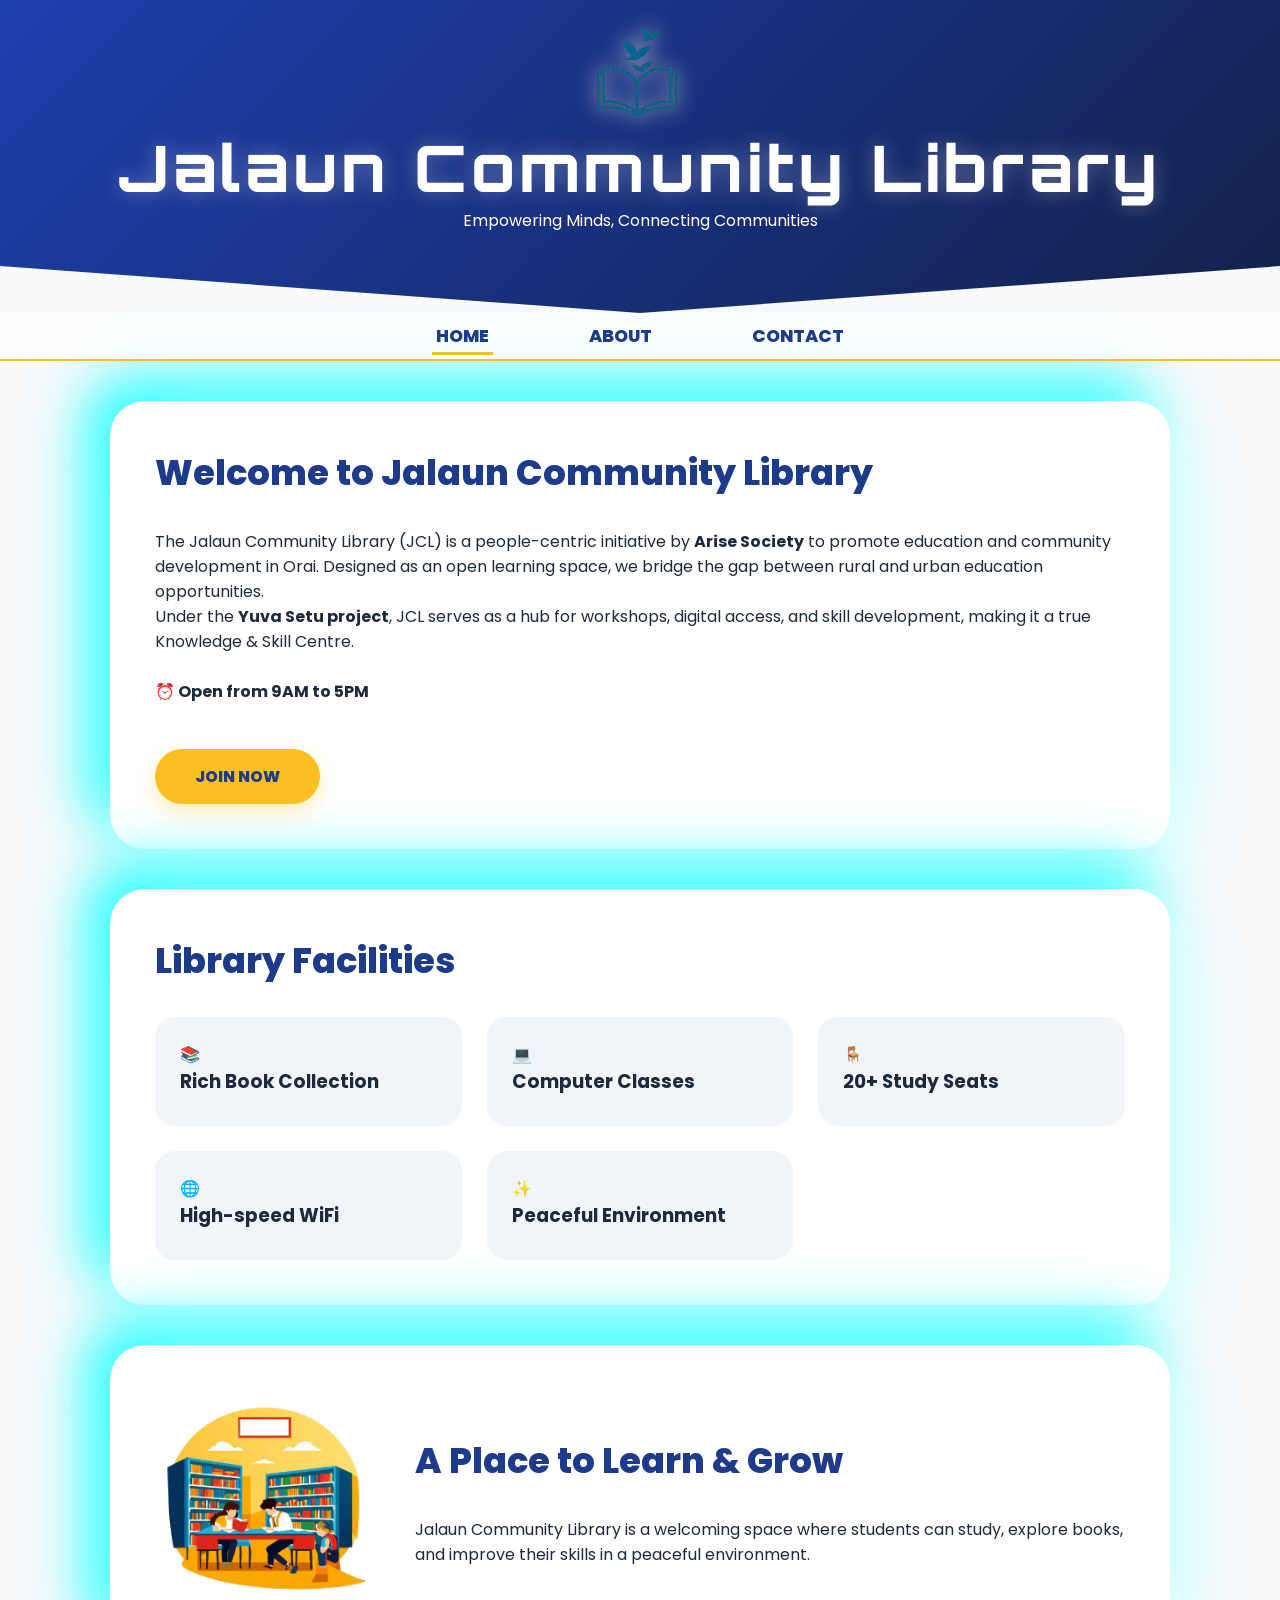
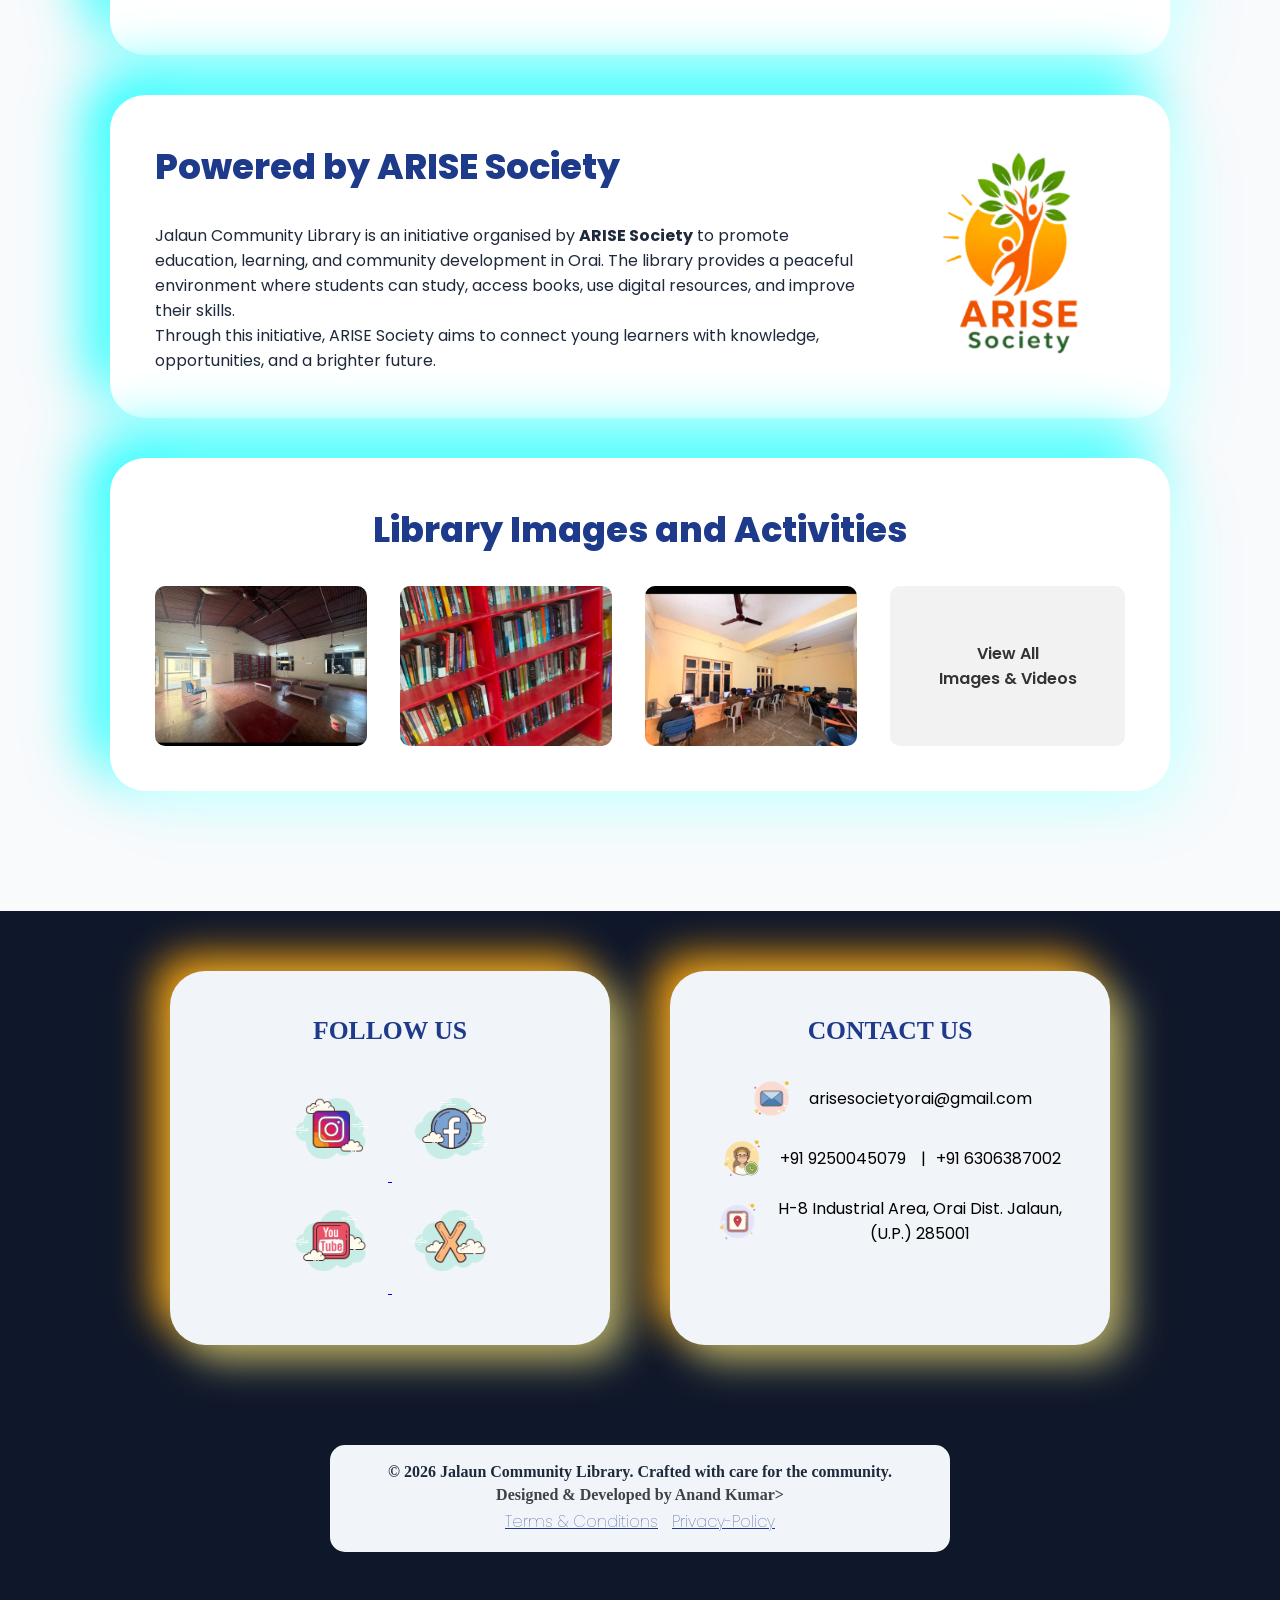
<file: index.html>
<!DOCTYPE html>
<html lang="en">

<head>
    <meta charset="UTF-8">
    <meta name="viewport" content="width=device-width, initial-scale=1.0">
    <title>Jalaun Community Library</title>
    
    <meta name="description" content="Jalaun Community Library in Orai provides books, study space, computer classes, WiFi and skill development programs under the Yuva Setu Project by ARISE Society.">

    <meta name="keywords" content="Jalaun Community Library, Orai Library, Study Center Orai, Library in Jalaun, ARISE Society, Yuva Setu Project, Community Library Uttar Pradesh">

    <meta name="author" content="Jalaun Community Library">

    <meta name="robots" content="index, follow">

    <link rel="canonical" href="https://jalauncommunitylibrary.org">
    <link rel="stylesheet" href="css/style.css">
</head>
<body>
    <!-- Header -->
    <header class="main_header">
      <img class="icon_img" src="logo-icons/libraryicon.png" alt="Jalaun Community Library Logo">
      <h1>Jalaun Community Library</h1>
      <p>Empowering Minds, Connecting Communities</p>
    </header>
    
  <!-- navigation -->
    <nav class="main_nav">
      <ul class="nav_list">
        <li><a href="index.html" class="nav_link active">Home</a></li>
        <li><a href="templates/about.html" class="nav_link">About</a></li>
        <li><a href="templates/contact.html" class="nav_link">Contact</a></li>
      </ul>
    </nav>
 
    <!-- Main Content -->
    <main class="main_card">
      <section class="main_section">
        <h2>Welcome to Jalaun Community Library</h2>
          <p>The Jalaun Community Library (JCL) is a people-centric initiative by <strong>Arise Society</strong> to promote education and community development in Orai. Designed as an open learning space, we bridge the gap between rural and urban education opportunities.</p>
          <p>Under the <strong>Yuva Setu project</strong>, JCL serves as a hub for workshops, digital access, and skill development, making it a true Knowledge & Skill Centre.</p><br>
            <p><b>⏰ Open from 9AM to 5PM</b></p>
          <a href="https://docs.google.com/forms/d/e/1FAIpQLSf2CYbp6UCN3HZZQZBgRJLe7OfTXqX4nN_rKwlwOrmLwPAEdA/viewform">Join Now</a>
      </section>
      <section class="main_section">
        <h2>Library Facilities</h2>
        <ul class="about_grid">
          <li class="about_grid_list">
            <span>📚</span>
            <h3>Rich Book Collection</h3>
          </li>
          <li class="about_grid_list">
            <span>💻</span>
            <h3>Computer Classes</h3>
          </li>
          <li class="about_grid_list">
            <span>🪑</span>
            <h3>20+ Study Seats</h3>
          </li>
          <li class="about_grid_list">
            <span class="icon">🌐</span>
            <h3>High-speed WiFi</h3>
          </li>
          <li class="about_grid_list">
            <span class="icon">✨</span>
            <h3>Peaceful Environment</h3>
          </li>
        </ul>
      </section>
      <section class="main_section">
        <div class="library_intro">
          <img src="logo-icons/study.png" alt="Students studying inside Jalaun Community Library" width="220">
          <div>
            <h2>A Place to Learn & Grow</h2>
            <p>
            Jalaun Community Library is a welcoming space where students can study,
            explore books, and improve their skills in a peaceful environment.
            </p>
          </div>
        </div>
      </section>
      <section class="main_section">
        <div class="library_intro library_intro--right">
          <img src="logo-icons/orgnaiser.png" width="220" alt="ARISE Society">  
          <div>
            <h2>Powered by ARISE Society</h2>
            <p>
            Jalaun Community Library is an initiative organised by <b>ARISE Society</b> 
            to promote education, learning, and community development in Orai. 
            The library provides a peaceful environment where students can study, 
            access books, use digital resources, and improve their skills.<br>
            Through this initiative, ARISE Society aims to connect young learners 
            with knowledge, opportunities, and a brighter future.
            </p>
          </div>
        </div>
      </section>
      <section class="gallery_section main_section">
        <h2>Library Images and Activities</h2>
        <div class="gallery_grid">
          
          <img src="gallery/images/img1.jpg" alt="">
          <img src="gallery/images/img2.jpg" alt="">
          <img src="gallery/images/img3.jpg" alt="">

          <div class="view_all">
            <a href="templates/gallery.html">View All<br>Images & Videos</a>
          </div>

        </div>

      </section>
    </main>

    <!-- Footer -->
    <footer>
      <section class="main_section footer-socials">
        <h3>Follow Us</h3>
        <a href="https://www.instagram.com/jalauncommunitylibrary?igsh=MWRpZmloYWJ6ZzcyeA==" target="_blank">
          <img src="logo-icons/insta.png" alt="Instagram">
        </a>
        <a href="https://www.facebook.com/profile.php?id=61581525892297" target="_blank">
          <img src="logo-icons/facebook.png" alt="Facebook">
        </a>
        <a href="https://youtube.com/@arisesociety?si=My3WvKkJfpGWeTZT" target="_blank">
          <img src="logo-icons/youtube.png" alt="Youtube">
        </a>
        <a href="https://x.com/Society2025AR?s=20" target="_blank">
          <img src="logo-icons/x.png" alt="X">
        </a>
      </section>
      <section id="contact" class="main_section">
        <h3>Contact Us</h3>
        <ul>
          <li>
            <a href="mailto:arisesocietyorai@gmail.com">
              <img src="logo-icons/email.png" alt="Email">
              arisesocietyorai@gmail.com
            </a>
          </li>
          <li>
            <a href="tel:+919250045079">
              <img src="logo-icons/call.png" alt="Telephone">
                +91 9250045079
              <span>|</span>

              <a href="tel:+916306387002">
                +91 6306387002
              </a>
            </a>
          </li>
          <li>
            <a href="https://www.google.com/maps/place/Phase-1,+Jalaun+Community+Library,+Orai+Industrial+Area,+H4,+Orai,+Uttar+Pradesh+285001/@26.0103082,79.4914715,15z/data=!4m6!3m5!1s0x399d793b57bba095:0x64fb9fb2b85e0419!8m2!3d26.0103082!4d79.4914715!16s%2Fg%2F11mlxmf1jv?utm_campaign=ml-ardl&g_ep=Eg1tbF8yMDI2MDIyM18wIJvbDyoASAJQAQ%3D%3D" target="_blank">
              <img src="logo-icons/location.png" alt="Location">
              <p>H-8 Industrial Area, Orai Dist. Jalaun, (U.P.) 285001</p>
            </a>
          </li>
        </ul>
      </section>
      <div class="copyright">
        &copy; 2026 Jalaun Community Library. Crafted with care for the community.<br>
        <span class="creator">Designed & Developed by Anand Kumar>
        </span>
        <span class="creator">
          <a href="templates/terms&conditions.html">Terms & Conditions</a>
          <a href="templates/privacy&policy.html">Privacy-Policy</a>
        </span>
      </div>
    </footer>
</body>
</html>
</file>
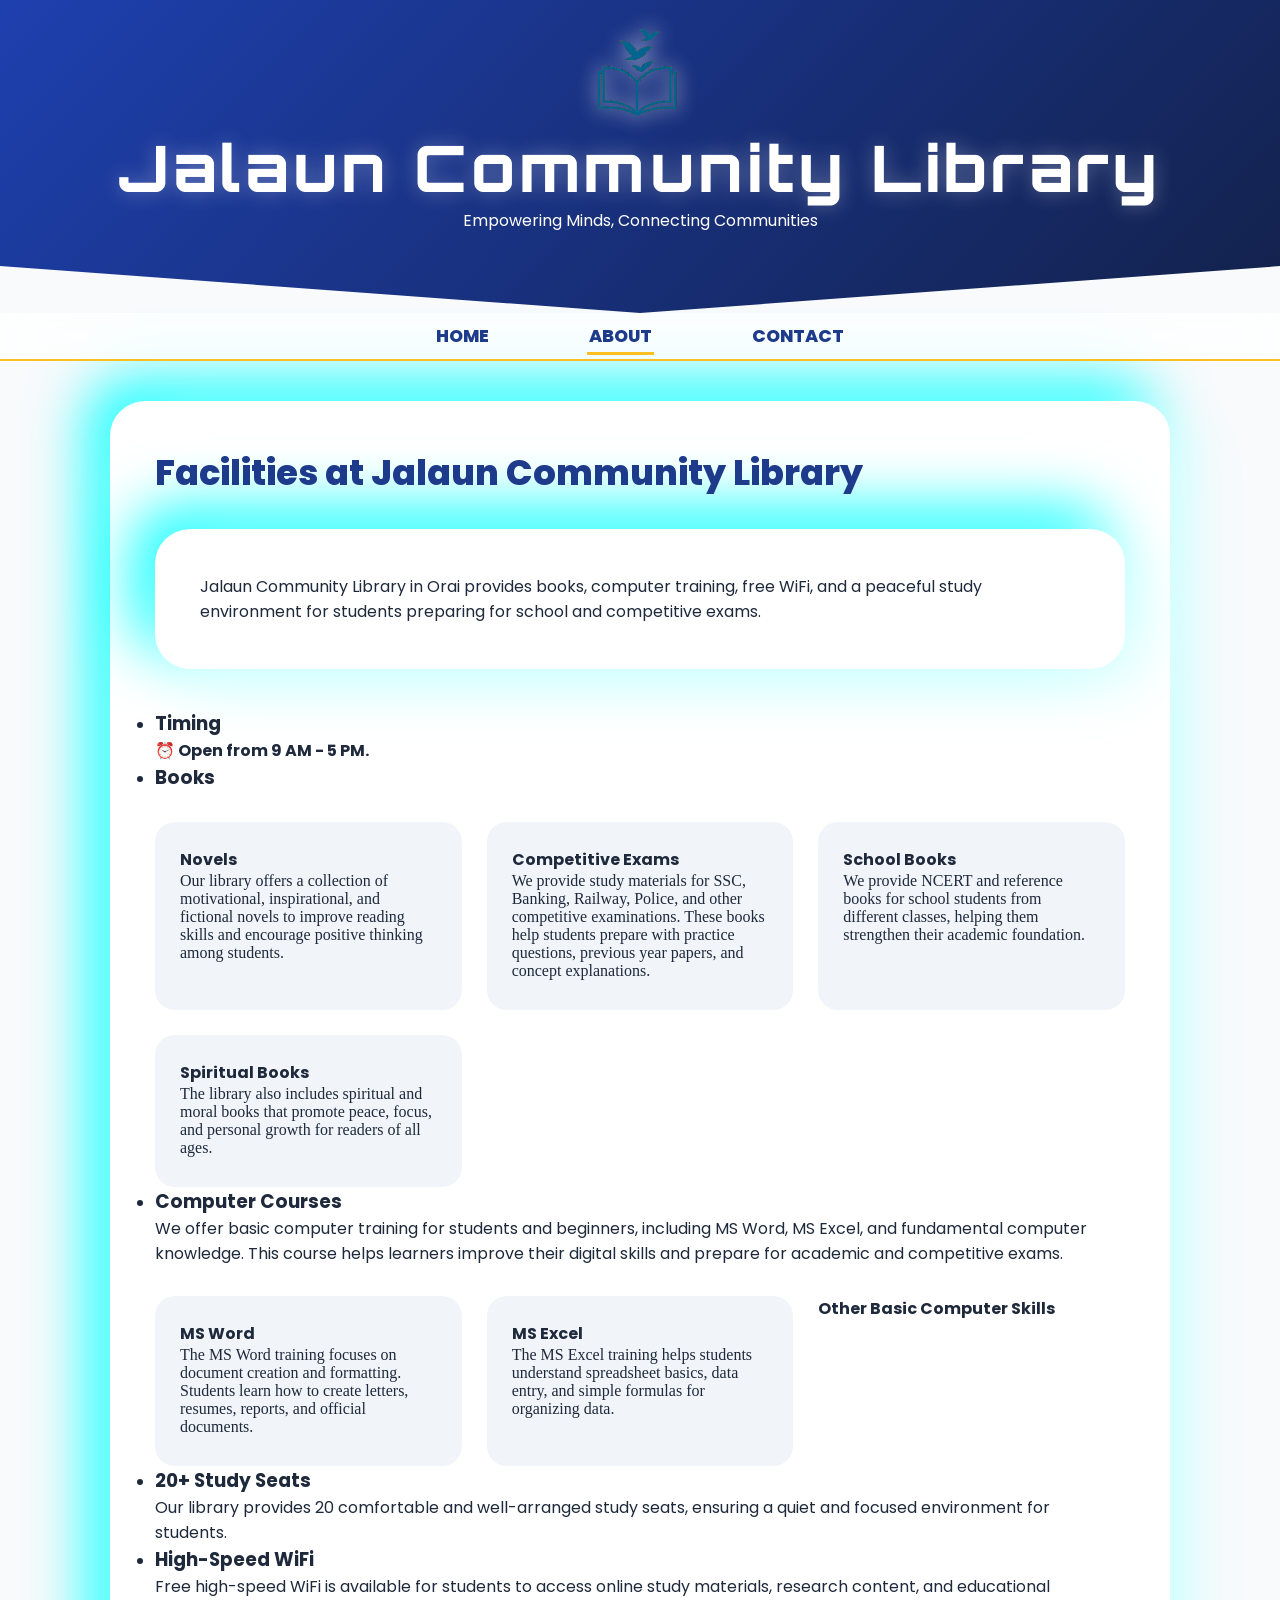
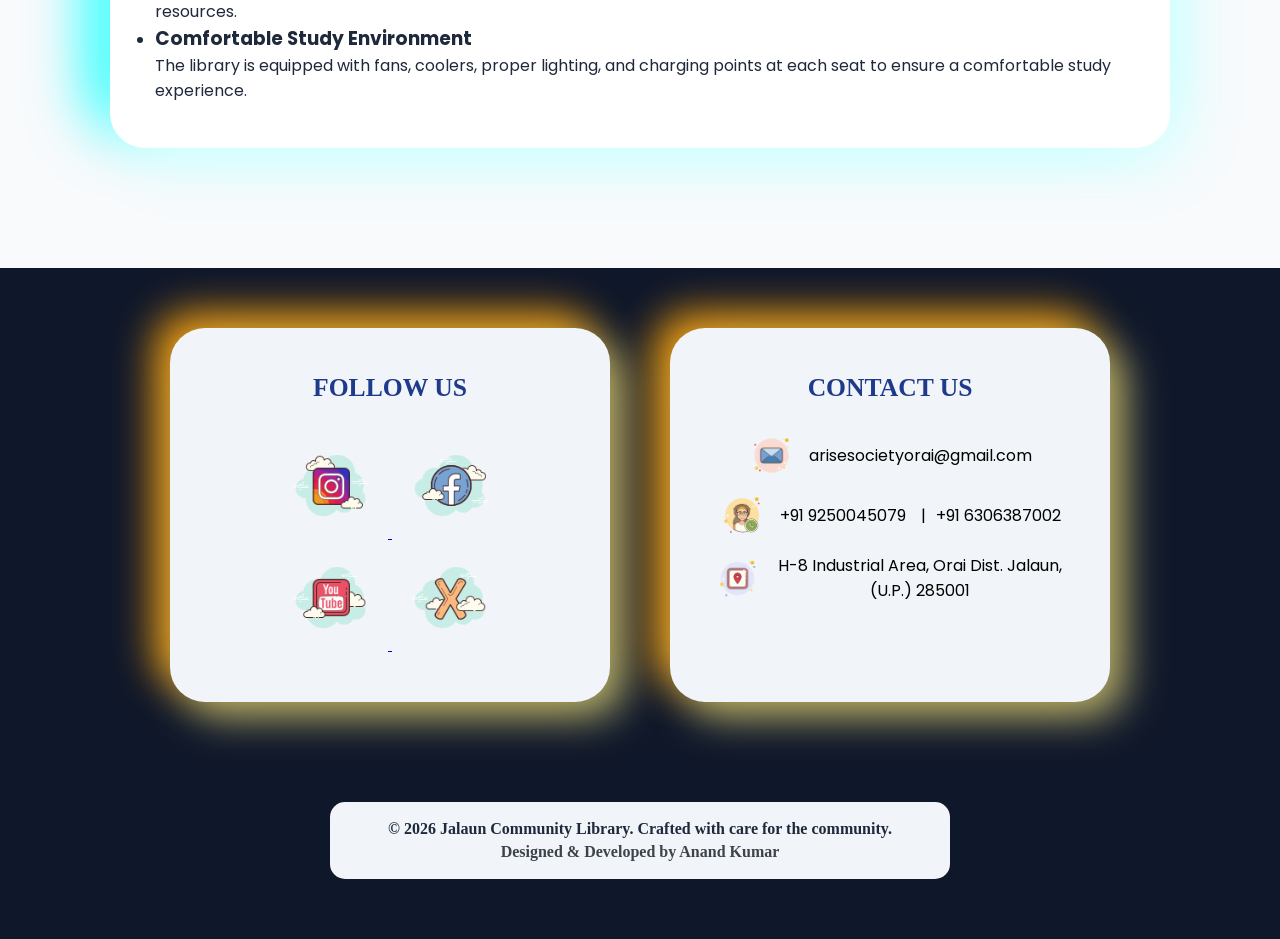
<file: templates/about.html>
<!DOCTYPE html>
<html lang="en">

<head>
    <meta charset="UTF-8">
    <meta name="viewport" content="width=device-width, initial-scale=1.0">
    <title>Jalaun Community Library</title>
    <meta name="description" content="Explore the facilities of Jalaun Community Library in Orai including book collections, study seats, computer classes, free WiFi, and a peaceful study environment for students.">

    <meta name="keywords" content="Jalaun Community Library Facilities, Library Orai, Study Library Jalaun, Computer Classes Orai, Competitive Exam Books Library">

    <meta name="author" content="Jalaun Community Library">

    <meta name="robots" content="index, follow">

    <link rel="canonical" href="https://jalauncommunitylibrary.org/about.html">

    <link rel="stylesheet" href="../css/style.css">
</head>

<body>

    <!-- Header -->
    <header class="main_header">
      <div class="home_page">
        <img class="icon_img" src="../logo-icons/libraryicon.png" alt="Jalaun Community Library Logo">
        <h1>Jalaun Community Library</h1>
        <p>Empowering Minds, Connecting Communities</p>
      </div>
    </header>

    <!-- Navigation -->
       <nav class="main_nav">
      <ul class="nav_list">
        <li><a href="../index.html" class="nav_link">Home</a></li>
        <li><a href="about.html" class="nav_link active">About</a></li>
        <li><a href="contact.html" class="nav_link">Contact</a></li>
      </ul>
    </nav>

    <!-- Main Content -->
    <main class="main_card">
        <section class="main_section">
            <h2>Facilities at Jalaun Community Library</h2>
            <div class="main_section">
              <p>
              Jalaun Community Library in Orai provides books, computer training, free WiFi,
              and a peaceful study environment for students preparing for school and competitive exams.
              </p>
            </div>
            <ul>

                <li>
                    <h3>Timing</h3>
                    <p><b>⏰ Open from 9 AM - 5 PM.</b></p>
                </li>

                <li>
                    <h3>Books</h3>

                    <ul class="about_grid">
                        <li class="about_grid_list">
                            <b>Novels</b>
                            <p>
                                Our library offers a collection of motivational, inspirational,
                                and fictional novels to improve reading skills and encourage
                                positive thinking among students.
                            </p>
                        </li>

                        <li class="about_grid_list">
                            <b>Competitive Exams</b>
                            <p>
                                We provide study materials for SSC, Banking, Railway, Police,
                                and other competitive examinations. These books help students
                                prepare with practice questions, previous year papers,
                                and concept explanations.
                            </p>
                        </li>

                        <li class="about_grid_list">
                            <b>School Books</b>
                            <p>
                                We provide NCERT and reference books for school students
                                from different classes, helping them strengthen their
                                academic foundation.
                            </p>
                        </li>

                        <li class="about_grid_list">
                            <b>Spiritual Books</b>
                            <p>
                                The library also includes spiritual and moral books
                                that promote peace, focus, and personal growth
                                for readers of all ages.
                            </p>
                        </li>
                    </ul>
                </li>

                <li>
                    <h3>Computer Courses</h3>

                    <p>
                        We offer basic computer training for students and beginners,
                        including MS Word, MS Excel, and fundamental computer knowledge.
                        This course helps learners improve their digital skills
                        and prepare for academic and competitive exams.
                    </p>

                    <ul class="about_grid">
                        <li class="about_grid_list">
                            <b>MS Word</b>
                            <p>
                                The MS Word training focuses on document creation and
                                formatting. Students learn how to create letters,
                                resumes, reports, and official documents.
                            </p>
                        </li>

                        <li class="about_grid_list">
                            <b>MS Excel</b>
                            <p>
                                The MS Excel training helps students understand spreadsheet
                                basics, data entry, and simple formulas for organizing data.
                            </p>
                        </li>

                        <li>
                            <b>Other Basic Computer Skills</b>
                        </li>
                    </ul>
                </li>

                <li>
                    <h3>20+ Study Seats</h3>
                    <p>
                        Our library provides 20 comfortable and well-arranged study seats,
                        ensuring a quiet and focused environment for students.
                    </p>
                </li>

                <li>
                    <h3>High-Speed WiFi</h3>
                    <p>
                        Free high-speed WiFi is available for students to access online
                        study materials, research content, and educational resources.
                    </p>
                </li>

                <li>
                    <h3>Comfortable Study Environment</h3>
                    <p>
                        The library is equipped with fans, coolers, proper lighting,
                        and charging points at each seat to ensure a comfortable
                        study experience.
                    </p>
                </li>

            </ul>

        </section>
    </main>

    <!-- Footer -->
    <footer>
      <section class="main_section footer-socials">
        <h3>Follow Us</h3>
        <a href="https://www.instagram.com/jalauncommunitylibrary?igsh=MWRpZmloYWJ6ZzcyeA==" target="_blank">
          <img src="../logo-icons/insta.png" alt="Jalaun Community Library Instagram">
        </a>
        <a href="https://www.facebook.com/profile.php?id=61581525892297" target="_blank">
          <img src="../logo-icons/facebook.png" alt="Jalaun Community Library Facebook Page">
        </a>
        <a href="https://youtube.com/@arisesociety?si=My3WvKkJfpGWeTZT" target="_blank">
          <img src="../logo-icons/youtube.png" alt="ARISE Society Youtube Channel">
        </a>
        <a href="https://x.com/Society2025AR?s=20" target="_blank">
          <img src="../logo-icons/x.png" alt="x account">
        </a>
      </section>
      <section id="contact" class="main_section">
        <h3>Contact Us</h3>
        <ul>
          <li>
            <a href="mailto:arisesocietyorai@gmail.com">
              <img src="../logo-icons/email.png" alt="Email">
              arisesocietyorai@gmail.com
            </a>
          </li>
          <li>
            <a href="tel:+919250045079">
              <img src="../logo-icons/call.png" alt="Telephone">
                +91 9250045079
              <span>|</span>

              <a href="tel:+916306387002">
                +91 6306387002
              </a>
            </a>
          </li>
          <li>
            <a href="https://www.google.com/maps/place/Phase-1,+Jalaun+Community+Library,+Orai+Industrial+Area,+H4,+Orai,+Uttar+Pradesh+285001/@26.0103082,79.4914715,15z/data=!4m6!3m5!1s0x399d793b57bba095:0x64fb9fb2b85e0419!8m2!3d26.0103082!4d79.4914715!16s%2Fg%2F11mlxmf1jv?utm_campaign=ml-ardl&g_ep=Eg1tbF8yMDI2MDIyM18wIJvbDyoASAJQAQ%3D%3D" target="_blank">
              <img src="../logo-icons/location.png" alt="Location">
              <p>H-8 Industrial Area, Orai Dist. Jalaun, (U.P.) 285001</p>
            </a>
          </li>
        </ul>
      </section>
      <div class="copyright">
        &copy; 2026 Jalaun Community Library. Crafted with care for the community.<br>
        <span class="creator">Designed & Developed by Anand Kumar
        </span>
      </div>
    </footer>
</body>
</html>
</file>
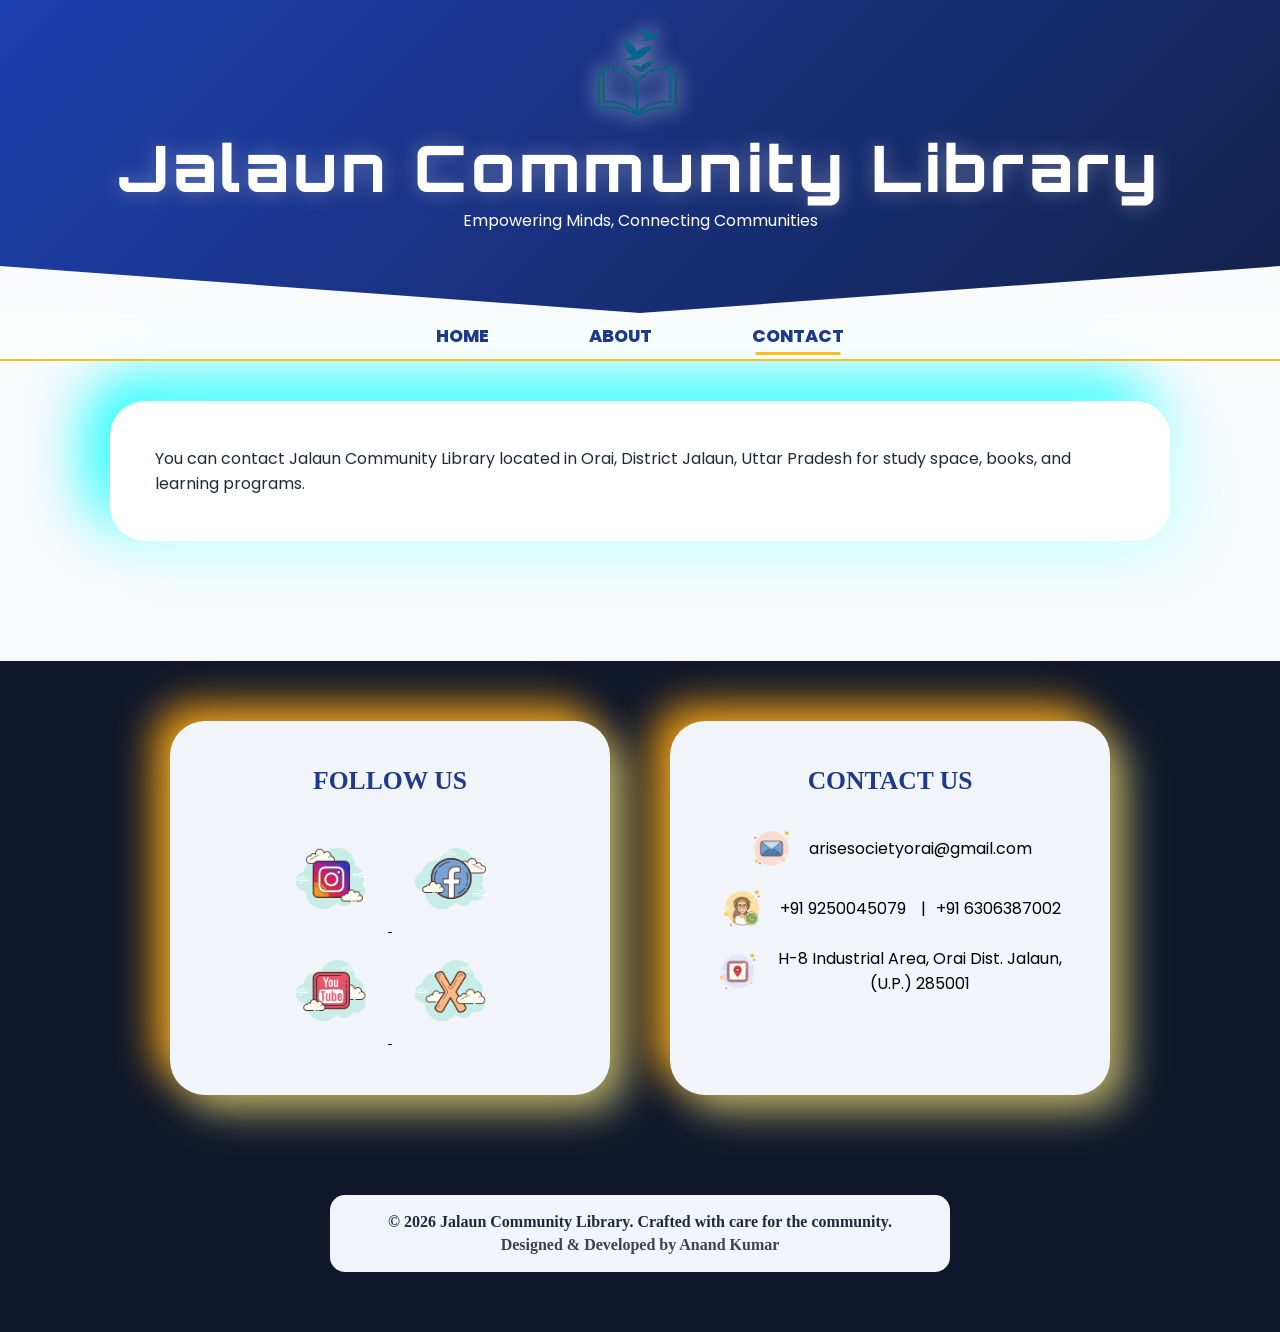
<file: templates/contact.html>
<!DOCTYPE html>
<html lang="en">

<head>
    <meta charset="UTF-8">
    <meta name="viewport" content="width=device-width, initial-scale=1.0">
    <title>Jalaun Community Library</title>
    <meta name="description" content="Contact Jalaun Community Library in Orai, Jalaun for study facilities, books, computer classes and educational resources.">

    <meta name="keywords" content="Jalaun Community Library Contact, Library Orai Address, Study Library Jalaun, ARISE Society Orai">

    <meta name="robots" content="index, follow">
    <link rel="stylesheet" href="../css/style.css">
</head>
<body>
  <!-- Header -->
    <header class="main_header">
      <div class="home_page">
        <img class="icon_img" src="../logo-icons/libraryicon.png" alt="Jalaun Community Library Logo">
        <h1>Jalaun Community Library</h1>
        <p>Empowering Minds, Connecting Communities</p>
      </div>
    </header>

  <!-- navigayion -->
    <nav class="main_nav">
      <ul class="nav_list">
        <li><a href="../index.html" class="nav_link">Home</a></li>
        <li><a href="about.html" class="nav_link">About</a></li>
        <li><a href="contact.html" class="nav_link active">Contact</a></li>
      </ul>
    </nav>
  
  <main class="main_card">
    <div class="main_section">
      <p>
      You can contact Jalaun Community Library located in Orai, District Jalaun,
      Uttar Pradesh for study space, books, and learning programs.
      </p>
    </div>
  </main>
        <!-- Footer -->
    <footer>
      <section class="main_section footer-socials">
        <h3>Follow Us</h3>
        <a href="https://www.instagram.com/jalauncommunitylibrary?igsh=MWRpZmloYWJ6ZzcyeA==" target="_blank">
          <img src="../logo-icons/insta.png" alt="Jalaun Community Library Instagram">
        </a>
        <a href="https://www.facebook.com/profile.php?id=61581525892297" target="_blank">
          <img src="../logo-icons/facebook.png" alt="Jalaun Community Library Facebook">
        </a>
        <a href="https://youtube.com/@arisesociety?si=My3WvKkJfpGWeTZT" target="_blank">
          <img src="../logo-icons/youtube.png" alt="ARISE Society YouTube Channel">
          </a>
        <a href="https://x.com/Society2025AR?s=20" target="_blank">
          <img src="../logo-icons/x.png" alt="X account">
        </a>
      </section>
      <section id="contact" class="main_section">
        <h3>Contact Us</h3>
        <ul>
          <li>
            <a href="mailto:arisesocietyorai@gmail.com">
              <img src="../logo-icons/email.png" alt="Email">
              arisesocietyorai@gmail.com
            </a>
          </li>
          <li>
            <a href="tel:+919250045079">
              <img src="../logo-icons/call.png" alt="Telephone">
                +91 9250045079
            
              <span>|</span>

              <a href="tel:+916306387002">
                +91 6306387002
              </a>
            </a>
          </li>
          <li>
            <a href="https://www.google.com/maps/place/Phase-1,+Jalaun+Community+Library,+Orai+Industrial+Area,+H4,+Orai,+Uttar+Pradesh+285001/@26.0103082,79.4914715,15z/data=!4m6!3m5!1s0x399d793b57bba095:0x64fb9fb2b85e0419!8m2!3d26.0103082!4d79.4914715!16s%2Fg%2F11mlxmf1jv?utm_campaign=ml-ardl&g_ep=Eg1tbF8yMDI2MDIyM18wIJvbDyoASAJQAQ%3D%3D" target="_blank">
              <img src="../logo-icons/location.png" alt="Location">
              <p>H-8 Industrial Area, Orai Dist. Jalaun, (U.P.) 285001</p>
            </a>
          </li>
        </ul>
      </section>
      <div class="copyright">
        &copy; 2026 Jalaun Community Library. Crafted with care for the community.<br>
        <span class="creator">Designed & Developed by Anand Kumar
        </span>
      </div>
    </footer>
</body>
</file>
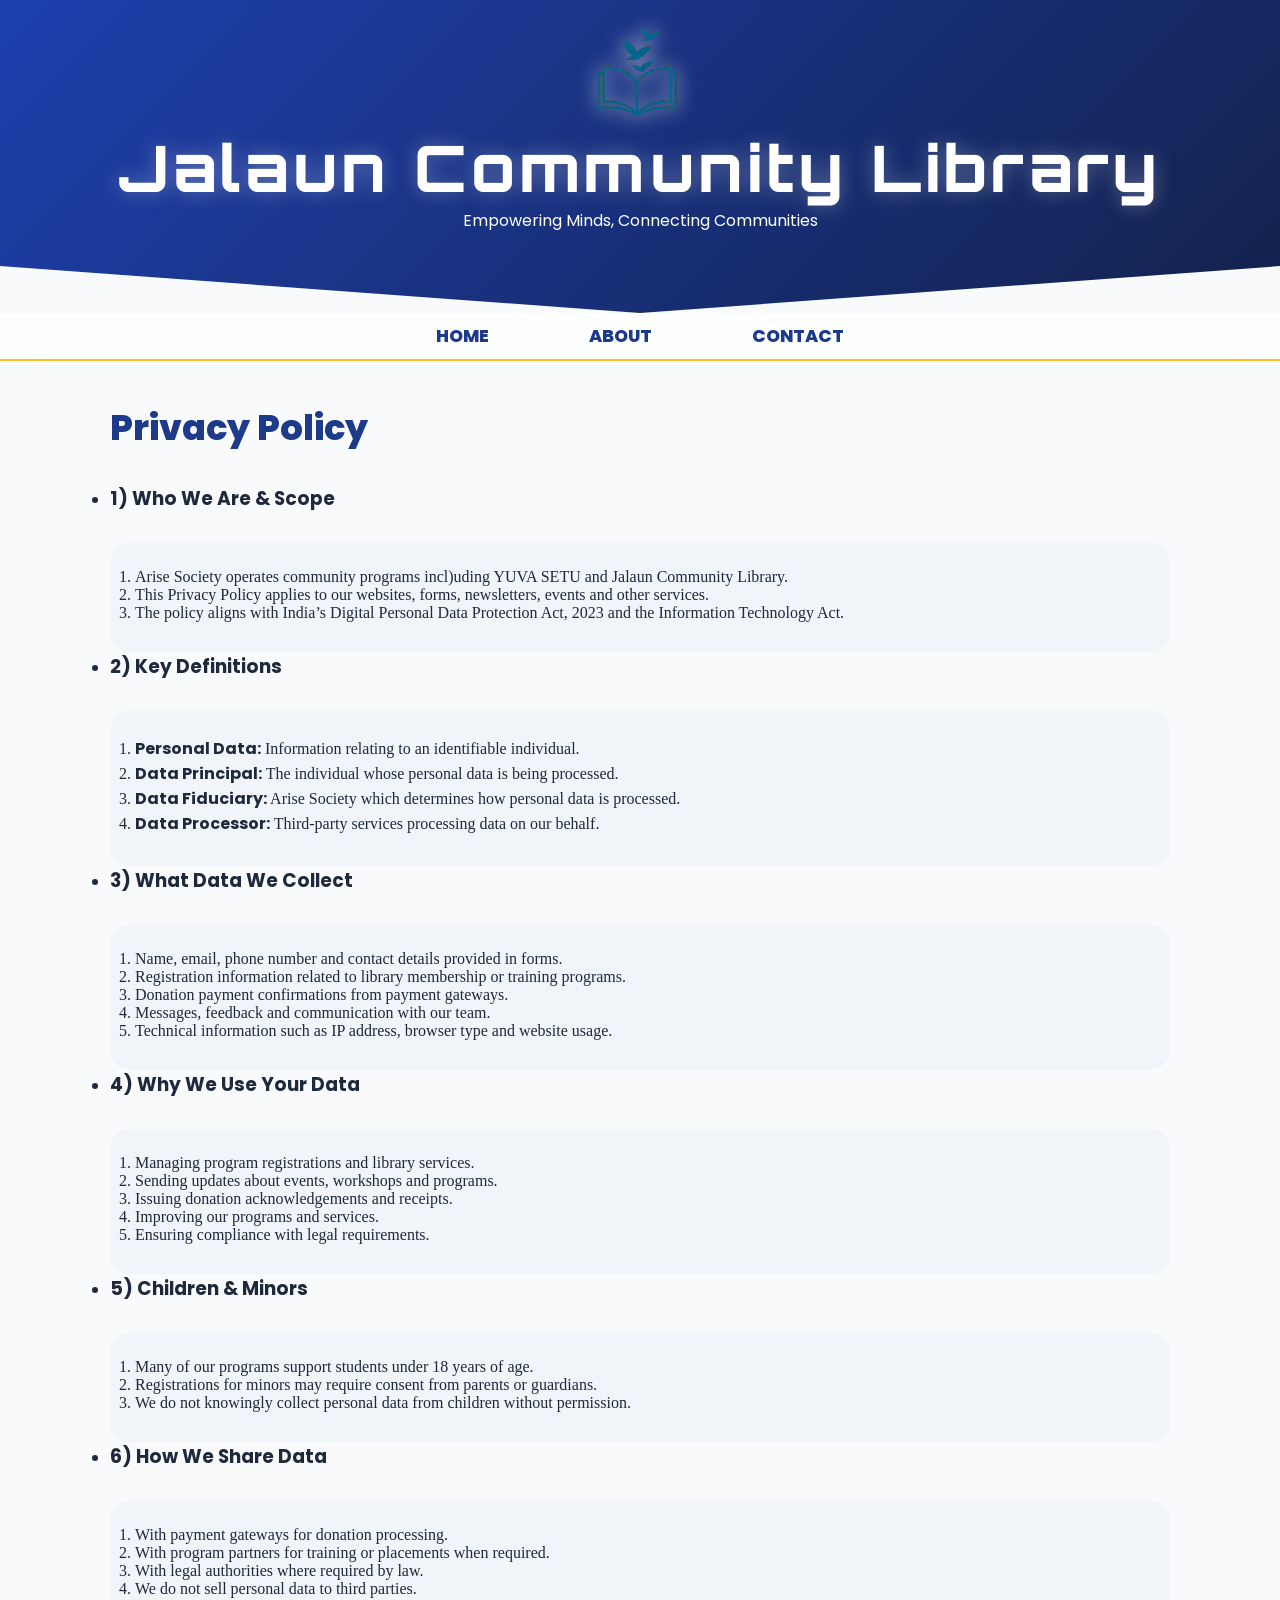
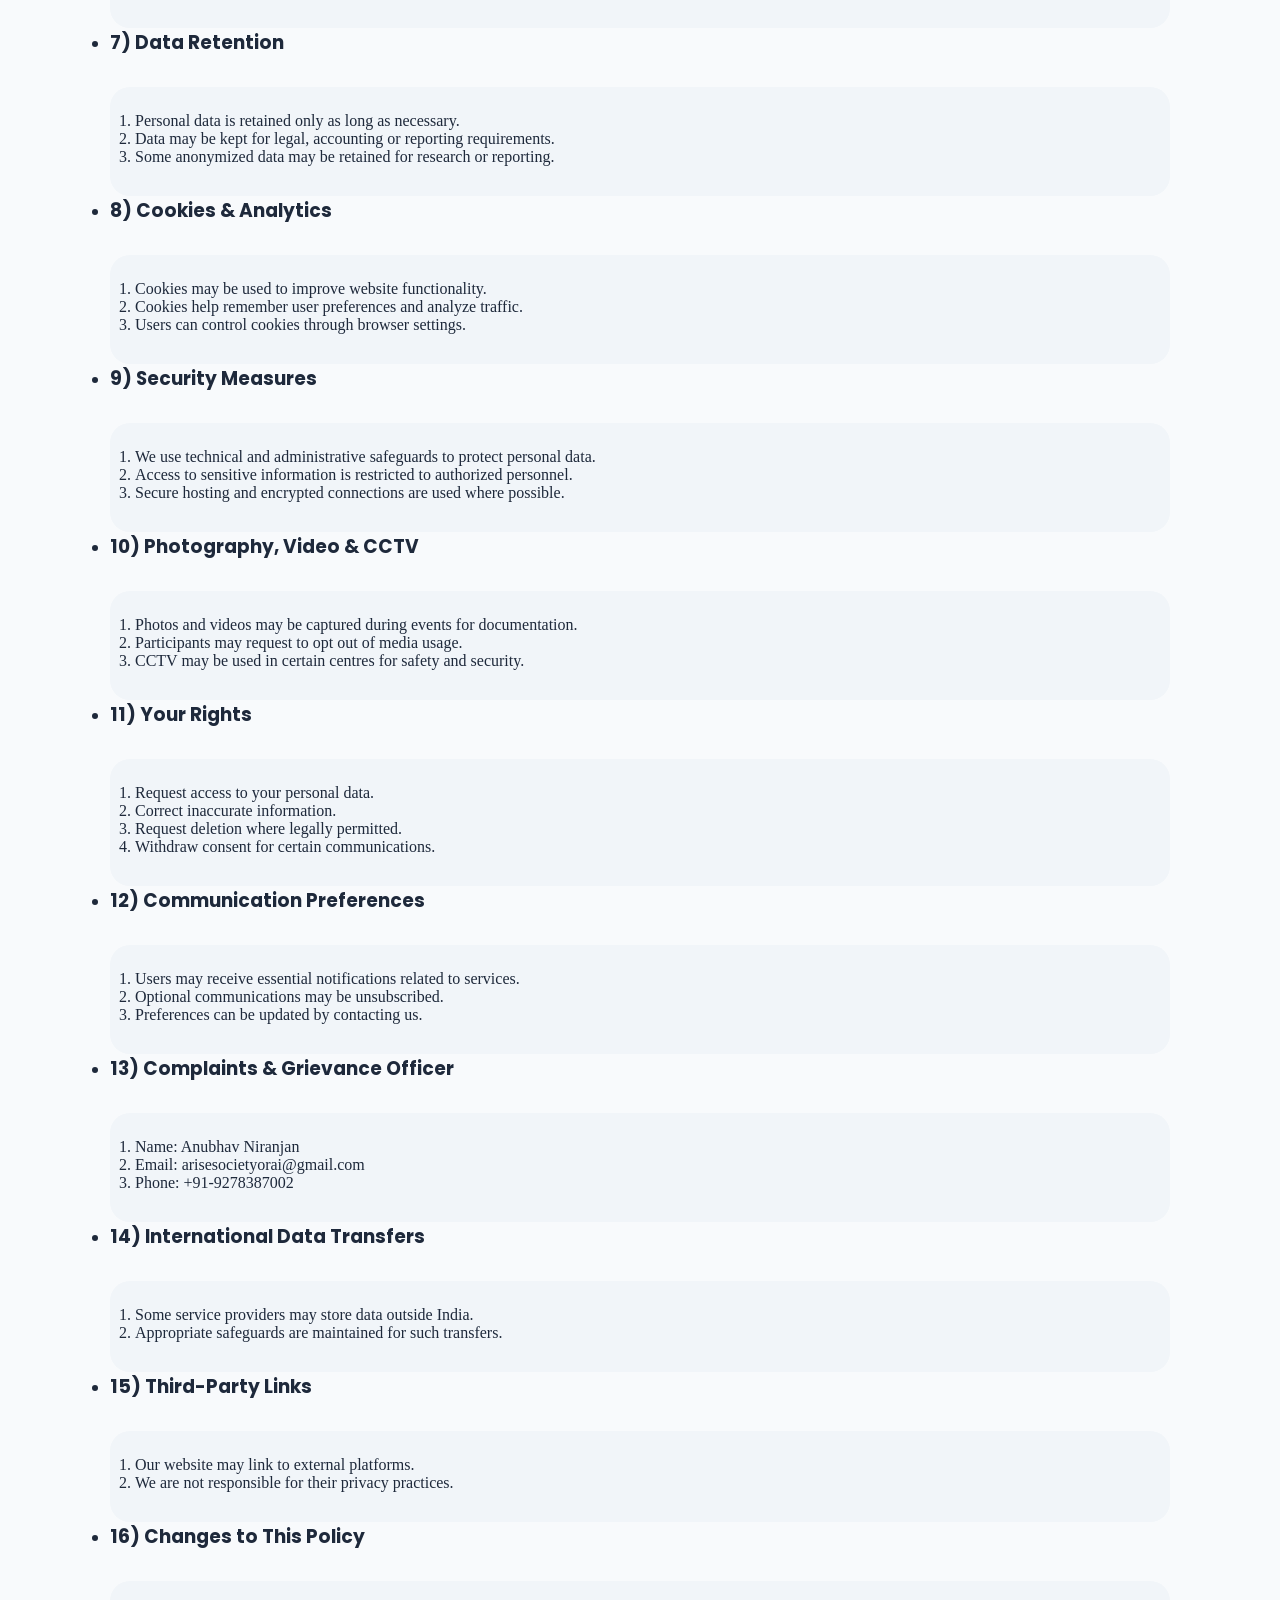
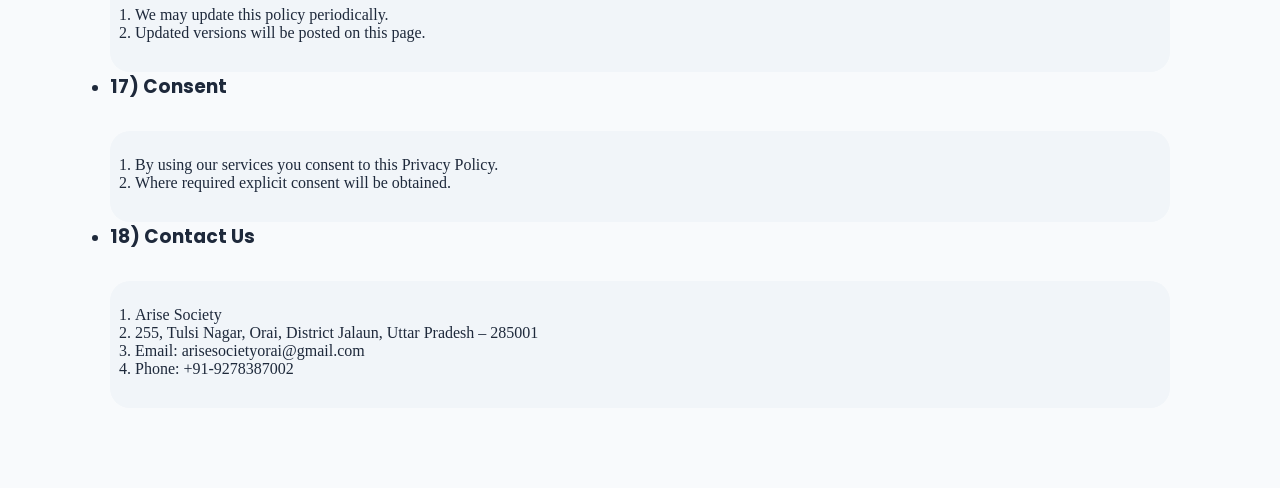
<file: templates/privacy&policy.html>
<!DOCTYPE html>
<html lang="en">
  <head>
  <meta charset="UTF-8">
  
  <meta name="viewport" content="width=device-width, initial-scale=1.0">

  <title>Terms and Conditions | Jalaun Community Library</title>

  <meta name="description"  content="Read the Terms and Conditions of Jalaun Community Library operated by Arise Society in Orai, Jalaun. Learn about website usage rules, programs, training registrations, donations, and user responsibilities.">

  <meta name="keywords" content="Jalaun Community Library Terms and Conditions, Arise Society Terms, Library Orai Rules, Yuva Setu Program Terms, Community Library Policies">

  <meta name="author" content="Jalaun Community Library">

  <meta name="robots" content="index, follow">

  <link rel="canonical" href="https://jalauncommunitylibrary.org/terms-conditions.html">

  <link rel="stylesheet" href="../css/style.css">
  </head>
  <body>
    <!-- Header -->
    <header class="main_header">
      <div class="home_page">
        <img class="icon_img" src="../logo-icons/libraryicon.png" alt="Jalaun Community Library Logo">
        <h1>Jalaun Community Library</h1>
        <p>Empowering Minds, Connecting Communities</p>
      </div>
    </header>
    <!-- Navigation -->
    <nav class="main_nav">
      <ul class="nav_list">
        <li><a href="../index.html" class="nav_link">Home</a></li>
        <li><a href="about.html" class="nav_link">About</a></li>
        <li><a href="contact.html" class="nav_link">Contact</a></li>
      </ul>
    </nav>
    <!-- Main Content -->
    <main class="main_card">
      <section>
        <h2>Privacy Policy</h2>
        <ul>
          <li>
            <h3>1) Who We Are & Scope</h3>
            <div class="about_grid">
              <div class="about_grid_list">
                <ol>
                  <li>Arise Society operates community programs incl)uding YUVA SETU and Jalaun Community Library.</li>
                  <li>This Privacy Policy applies to our websites, forms, newsletters, events and other services.</li>
                  <li>The policy aligns with India’s Digital Personal Data Protection Act, 2023 and the Information Technology Act.</li>
                </ol>
              </div>
            </div>
          </li>
          <li>
            <h3>2) Key Definitions</h3>
            <div class="about_grid">
              <div class="about_grid_list">
                <ol>
                  <li><strong>Personal Data:</strong> Information relating to an identifiable individual.</li>
                  <li><strong>Data Principal:</strong> The individual whose personal data is being processed.</li>
                  <li><strong>Data Fiduciary:</strong> Arise Society which determines how personal data is processed.</li>
                  <li><strong>Data Processor:</strong> Third-party services processing data on our behalf.</li>
                </ol>
              </div>
            </div>
          </li>
          <li>
            <h3>3) What Data We Collect</h3>
            <div class="about_grid">
              <div class="about_grid_list">
                <ol>
                  <li>Name, email, phone number and contact details provided in forms.</li>
                  <li>Registration information related to library membership or training programs.</li>
                  <li>Donation payment confirmations from payment gateways.</li>
                  <li>Messages, feedback and communication with our team.</li>
                  <li>Technical information such as IP address, browser type and website usage.</li>
                </ol>
              </div>
            </div>
          </li>
          <li>
            <h3>4) Why We Use Your Data</h3>
            <div class="about_grid">
              <div class="about_grid_list">
                <ol>
                  <li>Managing program registrations and library services.</li>
                  <li>Sending updates about events, workshops and programs.</li>
                  <li>Issuing donation acknowledgements and receipts.</li>
                  <li>Improving our programs and services.</li>
                  <li>Ensuring compliance with legal requirements.</li>
                </ol>
              </div>
            </div>
          </li>
          <li>
            <h3>5) Children & Minors</h3>
            <div class="about_grid">
              <div class="about_grid_list">
                <ol>
                  <li>Many of our programs support students under 18 years of age.</li>
                  <li>Registrations for minors may require consent from parents or guardians.</li>
                  <li>We do not knowingly collect personal data from children without permission.</li>
                </ol>
              </div>
            </div>
          </li>
          <li>
            <h3>6) How We Share Data</h3>
            <div class="about_grid">
              <div class="about_grid_list">
                <ol>
                  <li>With payment gateways for donation processing.</li>
                  <li>With program partners for training or placements when required.</li>
                  <li>With legal authorities where required by law.</li>
                  <li>We do not sell personal data to third parties.</li>
                </ol>
              </div>
            </div>
          </li>
          <li>
            <h3>7) Data Retention</h3>
            <div class="about_grid">
              <div class="about_grid_list">
                <ol>
                  <li>Personal data is retained only as long as necessary.</li>
                  <li>Data may be kept for legal, accounting or reporting requirements.</li>
                  <li>Some anonymized data may be retained for research or reporting.</li>
                </ol>
              </div>
            </div>
          </li>
          <li>
            <h3>8) Cookies & Analytics</h3>
            <div class="about_grid">
              <div class="about_grid_list">
                <ol>
                  <li>Cookies may be used to improve website functionality.</li>
                  <li>Cookies help remember user preferences and analyze traffic.</li>
                  <li>Users can control cookies through browser settings.</li>
                </ol>
              </div>
            </div>
          </li>
          <li>
            <h3>9) Security Measures</h3>
            <div class="about_grid">
              <div class="about_grid_list">
                <ol>
                  <li>We use technical and administrative safeguards to protect personal data.</li>
                  <li>Access to sensitive information is restricted to authorized personnel.</li>
                  <li>Secure hosting and encrypted connections are used where possible.</li>
                </ol>
              </div>
            </div>
          </li>
          <li>
            <h3>10) Photography, Video & CCTV</h3>
            <div class="about_grid">
              <div class="about_grid_list">
                <ol>
                  <li>Photos and videos may be captured during events for documentation.</li>
                  <li>Participants may request to opt out of media usage.</li>
                  <li>CCTV may be used in certain centres for safety and security.</li>
                </ol>
              </div>
            </div>
          </li>
          <li>
            <h3>11) Your Rights</h3>
            <div class="about_grid">
              <div class="about_grid_list">
                <ol>
                  <li>Request access to your personal data.</li>
                  <li>Correct inaccurate information.</li>
                  <li>Request deletion where legally permitted.</li>
                  <li>Withdraw consent for certain communications.</li>
                </ol>
              </div>
            </div>
          </li>
          <li>
            <h3>12) Communication Preferences</h3>
            <div class="about_grid">
              <div class="about_grid_list">
                <ol>
                  <li>Users may receive essential notifications related to services.</li>
                  <li>Optional communications may be unsubscribed.</li>
                  <li>Preferences can be updated by contacting us.</li>
                </ol>
              </div>
            </div>
          </li>
          <li>
            <h3>13) Complaints & Grievance Officer</h3>
            <div class="about_grid">
              <div class="about_grid_list">
                <ol>
                  <li>Name: Anubhav Niranjan</li>
                  <li>Email: arisesocietyorai@gmail.com</li>
                  <li>Phone: +91-9278387002</li>
                </ol>
              </div>
            </div>
          </li>
          <li>
            <h3>14) International Data Transfers</h3>
            <div class="about_grid">
              <div class="about_grid_list">
                <ol>
                  <li>Some service providers may store data outside India.</li>
                  <li>Appropriate safeguards are maintained for such transfers.</li>
                </ol>
              </div>
            </div>
          </li>
          <li>
            <h3>15) Third-Party Links</h3>
            <div class="about_grid">
              <div class="about_grid_list">
                <ol>
                  <li>Our website may link to external platforms.</li>
                  <li>We are not responsible for their privacy practices.</li>
                </ol>
              </div>
            </div>
          </li>
          <li>
            <h3>16) Changes to This Policy</h3>
            <div class="about_grid">
              <div class="about_grid_list">
                <ol>
                  <li>We may update this policy periodically.</li>
                  <li>Updated versions will be posted on this page.</li>
                </ol>
              </div>
            </div>
          </li>
          <li>
            <h3>17) Consent</h3>
            <div class="about_grid">
              <div class="about_grid_list">
                <ol>
                  <li>By using our services you consent to this Privacy Policy.</li>
                  <li>Where required explicit consent will be obtained.</li>
                </ol>
              </div>
            </div>
          </li>
          <li>
            <h3>18) Contact Us</h3>
            <div class="about_grid">
              <div class="about_grid_list">
                <ol>
                  <li>Arise Society</li>
                  <li>255, Tulsi Nagar, Orai, District Jalaun, Uttar Pradesh – 285001</li>
                  <li>Email: arisesocietyorai@gmail.com</li>
                  <li>Phone: +91-9278387002</li>
                </ol>
              </div>
            </div>
          </li>
        </ul>
      </section>
    </main>
  </body>
</file>
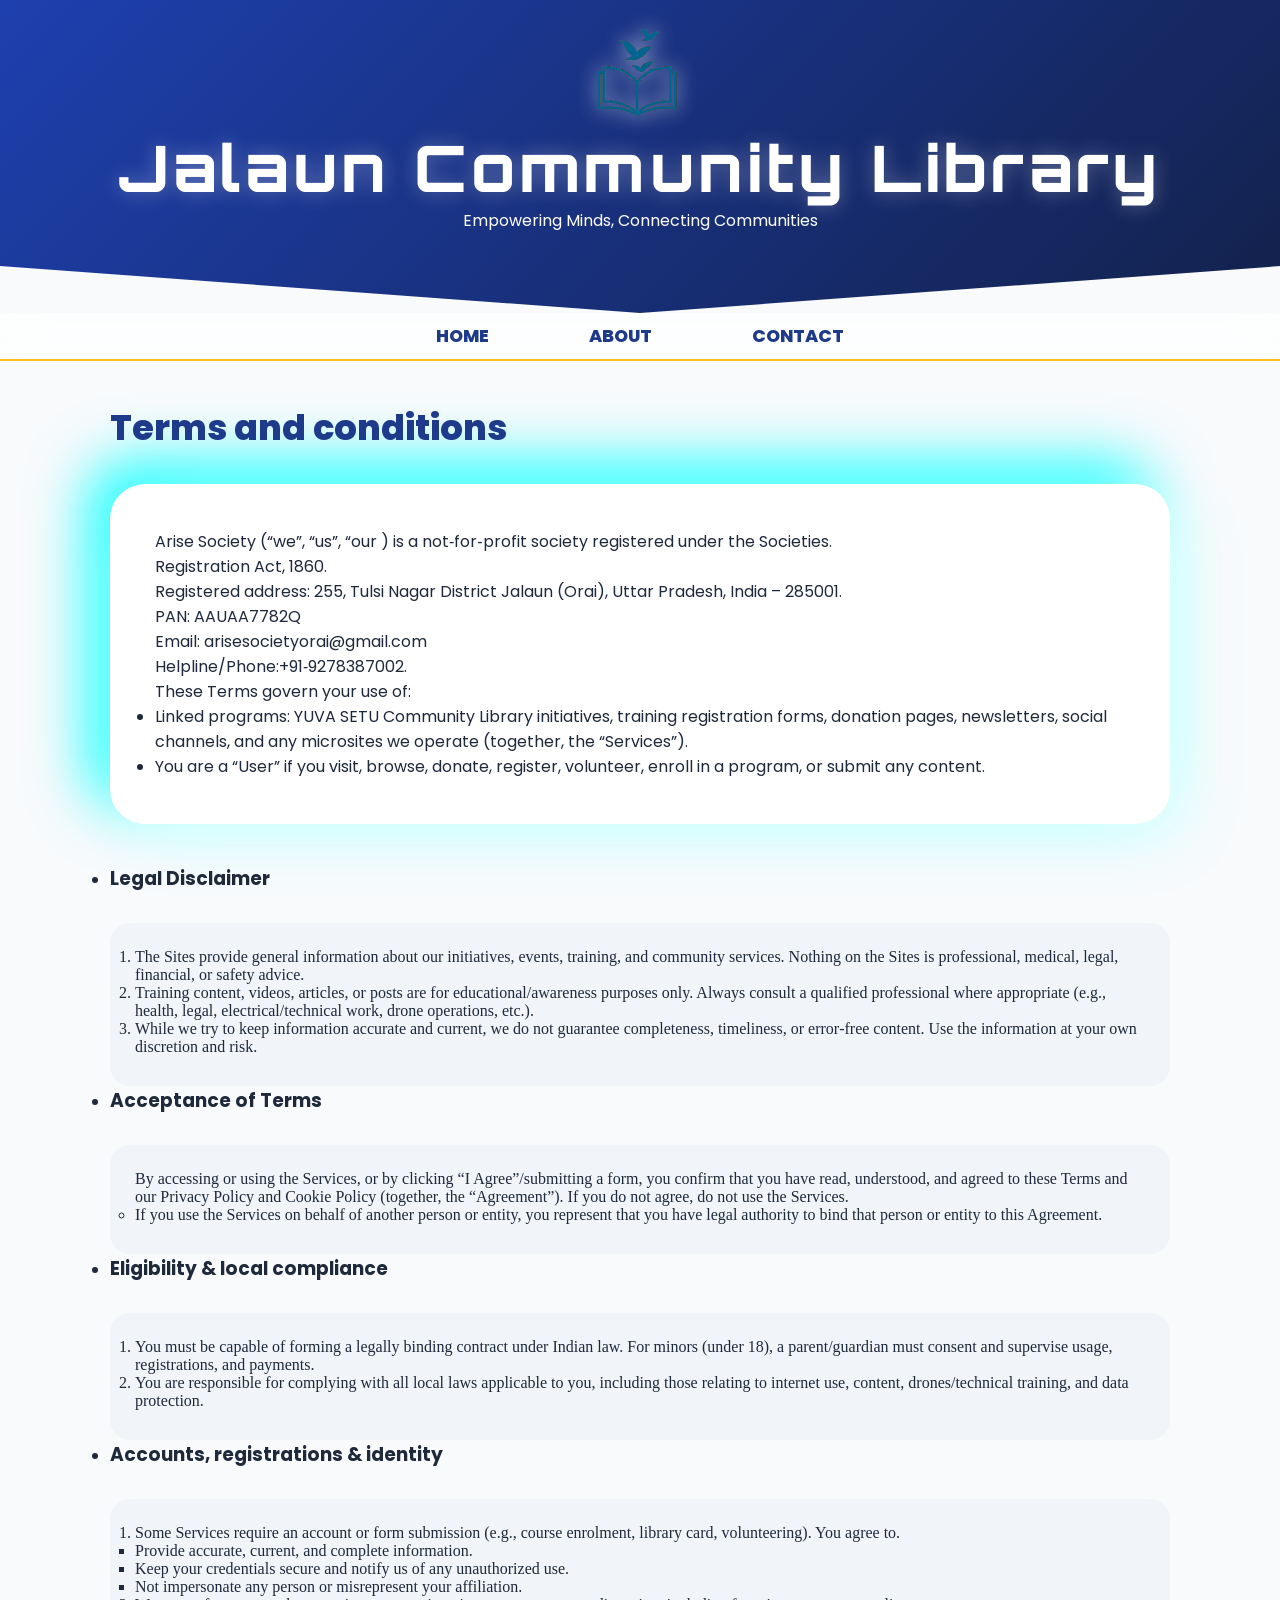
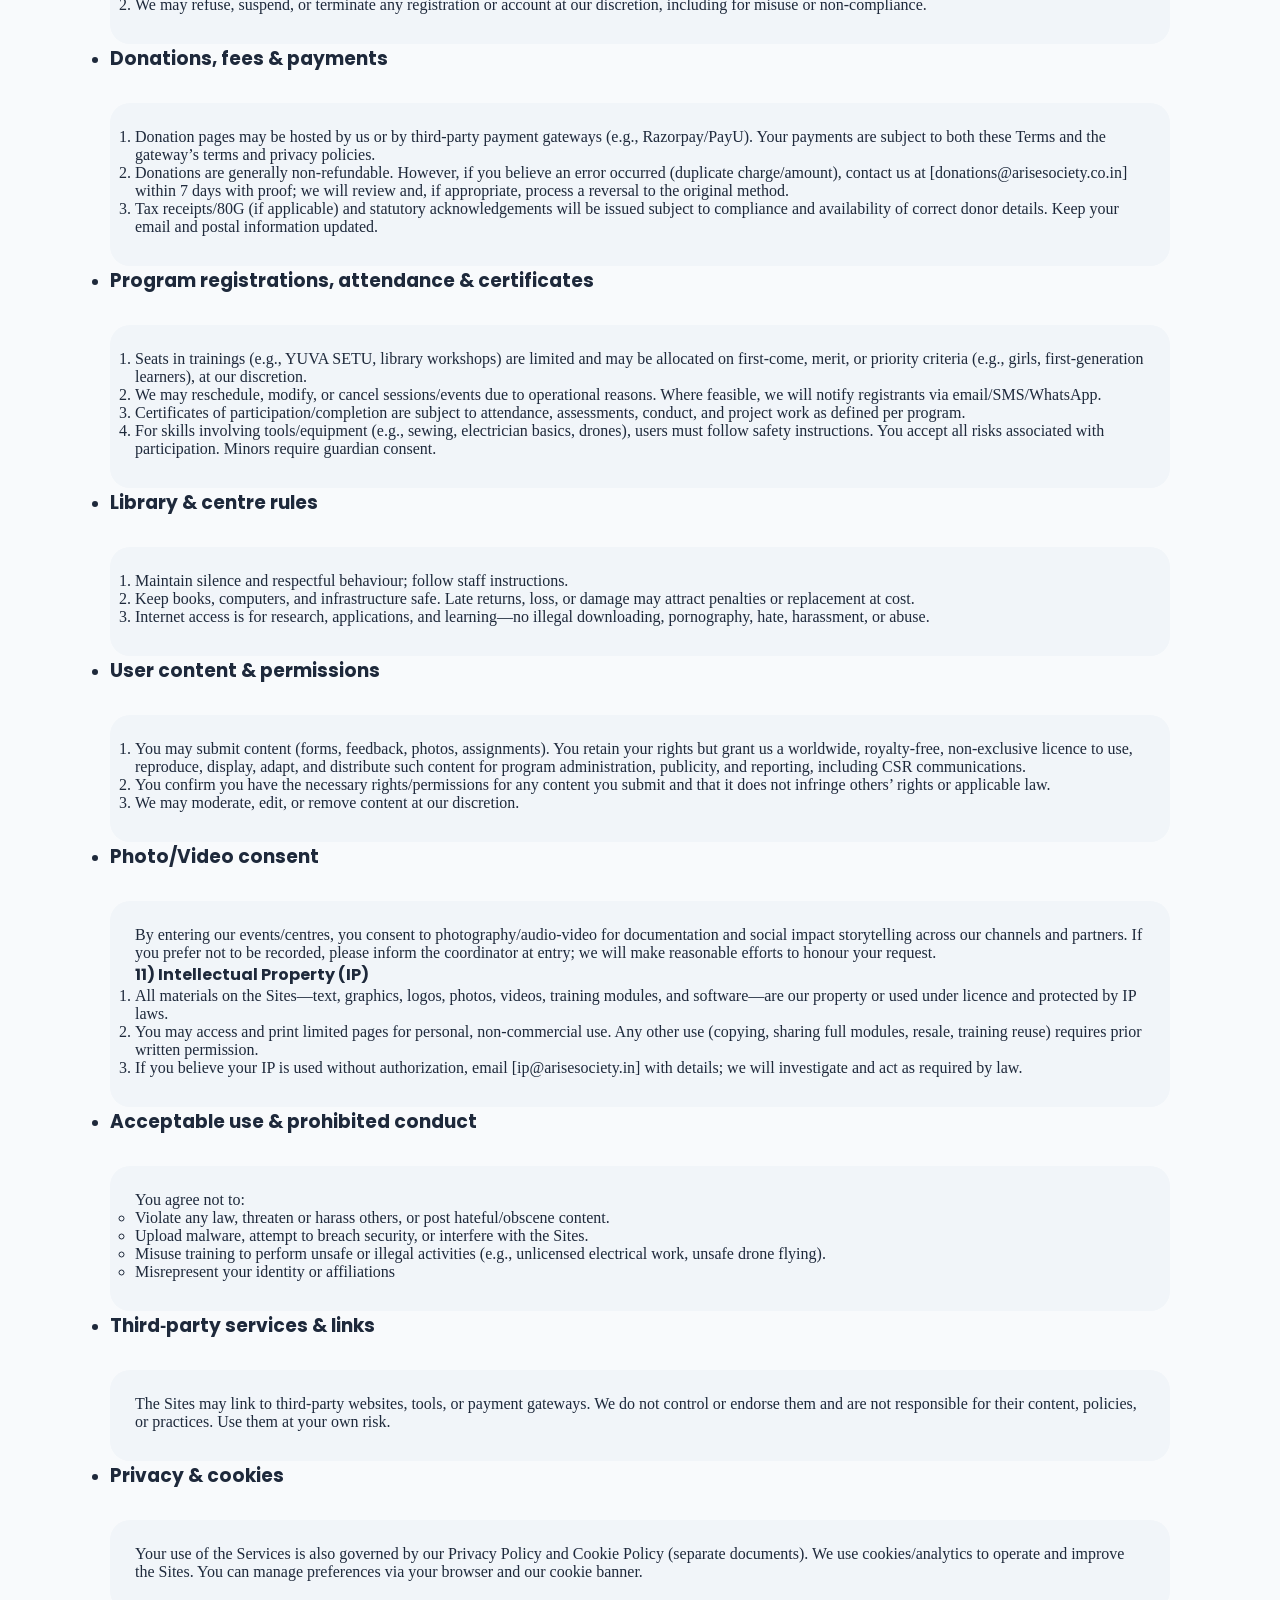
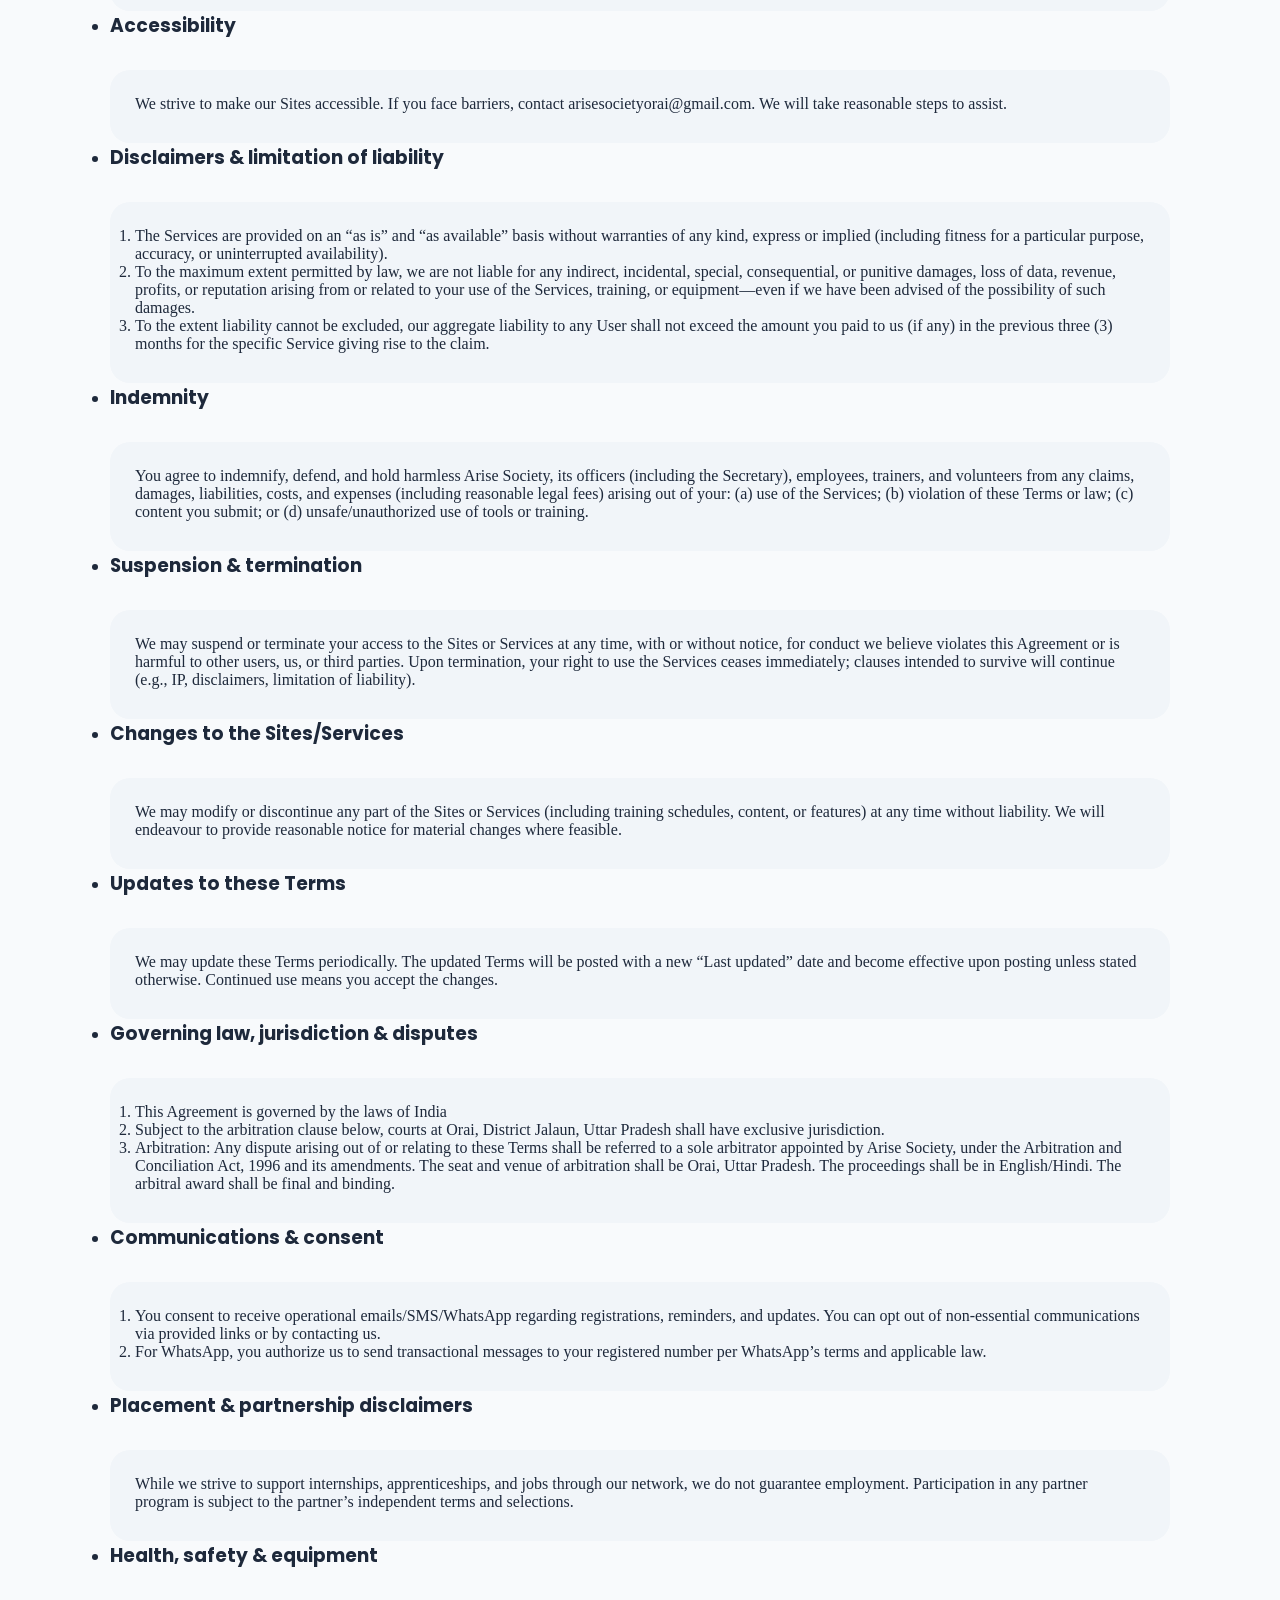
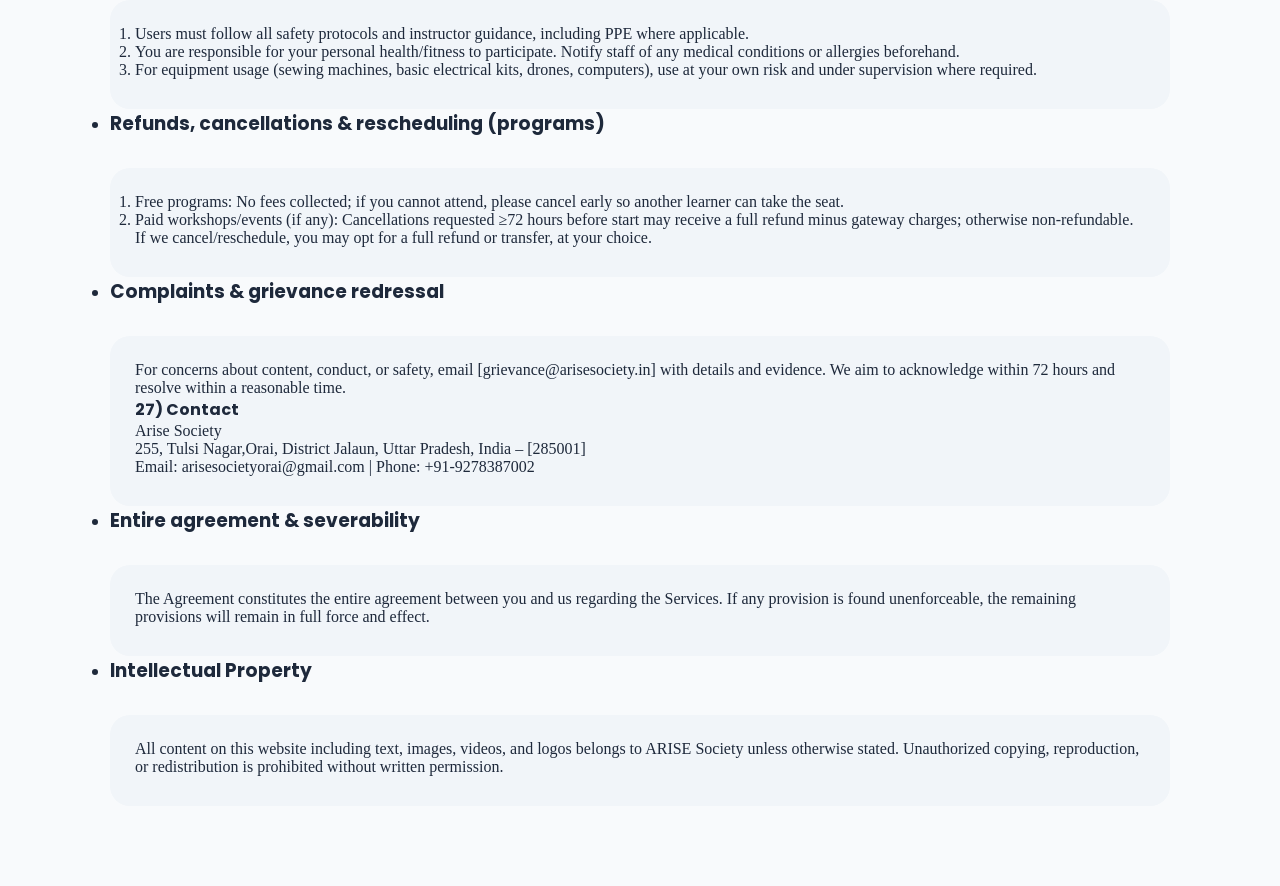
<file: templates/terms&conditions.html>
<!DOCTYPE html>
<html lang="en">    
<head>
    <meta charset="UTF-8">
    <meta name="viewport" content="width=device-width, initial-scale=1.0">

    <title>Terms and Conditions | Jalaun Community Library</title>

    <meta name="description"  content="Read the Terms and Conditions of Jalaun Community Library operated by Arise Society in Orai, Jalaun. Learn about website usage rules, programs, training registrations, donations, and user responsibilities.">

    <meta name="keywords" content="Jalaun Community Library Terms and Conditions, Arise Society Terms, Library Orai Rules, Yuva Setu Program Terms, Community Library Policies">

    <meta name="author" content="Jalaun Community Library">

    <meta name="robots" content="index, follow">

    <link rel="canonical"  href="https://jalauncommunitylibrary.org/terms-conditions.html">

    <link rel="stylesheet" href="../css/style.css">
</head>

<body>

    <!-- Header -->
    <header class="main_header">
      <div class="home_page">
        <img class="icon_img" src="../logo-icons/libraryicon.png" alt="Jalaun Community Library Logo">
        <h1>Jalaun Community Library</h1>
        <p>Empowering Minds, Connecting Communities</p>
      </div>
    </header>
    
    <!-- Navigation -->
       <nav class="main_nav">
      <ul class="nav_list">
        <li><a href="../index.html" class="nav_link">Home</a></li>
        <li><a href="about.html" class="nav_link">About</a></li>
        <li><a href="contact.html" class="nav_link">Contact</a></li>
      </ul>
    </nav>
    
    
    <!-- Main Content -->
    <main class="main_card">
        <section>
            <h2>Terms and conditions</h2>
            <div class="main_section">
              <p>
              Arise Society (“we”, “us”, “our
                ) is a not‑for‑profit society
                registered under the Societies.
              </p>
              <p>Registration Act, 1860.</p>
              <p>Registered address: 255, Tulsi Nagar District Jalaun (Orai), Uttar Pradesh, India – 285001.</P> 
              <p>PAN: AAUAA7782Q</P> 
              <p>Email: arisesocietyorai@gmail.com</P>
              <p>Helpline/Phone:+91‑9278387002.</p>
              <p>These Terms govern your use of:</p>
              <ul>
                <li>
                  Linked programs: YUVA SETU Community Library initiatives, training registration forms, donation pages, newsletters, social channels, and any microsites we operate (together, the “Services”).
                </li>
                <li>
                  You are a “User” if you visit, browse, donate, register, volunteer, enroll in a program, or submit any content.
                </li>
              </ul>
            </div>
            
            <ul>
              <li>
                <h3>Legal Disclaimer</h3>
                <div class="about_grid">
                  <div class="about_grid_list">
                    <ol>
                      <li>The Sites provide general information about our initiatives, events, training, and community services. Nothing on the Sites is professional, medical, legal, financial, or safety advice.
                      </li>
                      <li>Training content, videos, articles, or posts are for educational/awareness purposes only. Always consult a qualified professional where appropriate (e.g., health, legal, electrical/technical work, drone operations, etc.).
                      </li>
                      <li>While we try to keep information accurate and current, we do not guarantee completeness, timeliness, or error‑free content. Use the information at your own discretion and risk.
                      </li>
                    </ol>
                  </div>
                </div>
              </li>
              
              
              <li>
                <h3>Acceptance of Terms</h3>
                <div class="about_grid">
                  <div class="about_grid_list">
                    <p>By accessing or using the Services, or by clicking “I Agree”/submitting a form, you confirm that you have read, understood, and agreed to these Terms and our Privacy Policy and Cookie Policy (together, the “Agreement”). If you do not agree, do not use the Services.
                    </p>
                    <ul>
                      <li>If you use the Services on behalf of another person or entity, you represent that you have legal authority to bind that person or entity to this Agreement.
                      </li>
                    </ul>
                  </div>
                </div>
              </li>
              
              <li>
                <h3>Eligibility & local compliance</h3>
                <div class="about_grid">
                  <div class="about_grid_list">
                    <ol>
                      <li>You must be capable of forming a legally binding contract under Indian law. For minors (under 18), a parent/guardian must consent and supervise usage, registrations, and payments.
                      </li>
                      <li>You are responsible for complying with all local laws applicable to you, including those relating to internet use, content, drones/technical training, and data protection.
                      </li>
                    </ol>
                  </div>
                </div>
              </li>
              
              <li>
                <h3>Accounts, registrations & identity</h3>
                <div class="about_grid">
                  <div class="about_grid_list">
                    <ol>
                      <li>Some Services require an account or form submission (e.g., course enrolment, library card, volunteering). You agree to.
                      <ul>
                        <li>Provide accurate,  current, and complete  information.</li>
                        <li>Keep your
                        credentials secure and  notify us of any
                        unauthorized use.</li>
                        <li>Not impersonate
                        any person or
                        misrepresent your
                        affiliation.</li>
                      </ul>
                      </li>
                      <li>We may refuse, suspend, or terminate any registration or account at our discretion, including for misuse or non‑compliance.
                      </li>
                    </ol>
                  </div>
                </div>
              </li>
              
              <li>
                <h3>Donations, fees & payments</h3>
                <div class="about_grid">
                  <div class="about_grid_list">
                    <ol>
                      <li>Donation pages may be hosted by us or by third‑party payment gateways (e.g., Razorpay/PayU). Your payments are subject to both these Terms and the gateway’s terms and privacy policies.</li>
                      <li>Donations are generally non‑refundable. However, if you believe an error occurred (duplicate charge/amount), contact us at [donations@arisesociety.co.in] within 7 days with proof; we will review and, if appropriate, process a reversal to the original method.</li>
                      <li>Tax receipts/80G (if applicable) and statutory acknowledgements will be issued subject to compliance and availability of correct donor details. Keep your email and postal information updated.</li>
                    </ol>
                  </div>
                </div>
              </li>
              
              <li>
                <h3>Program registrations, attendance & certificates </h3>
                <div class="about_grid">
                  <div class="about_grid_list">
                    <ol>
                      <li>Seats in trainings (e.g., YUVA SETU, library workshops) are limited and may be allocated on first‑come, merit, or priority criteria (e.g., girls, first‑generation learners), at our discretion.</li>
                      <li>We may reschedule, modify, or cancel sessions/events due to operational reasons. Where feasible, we will notify registrants via email/SMS/WhatsApp.</li>
                      <li>Certificates of participation/completion are subject to attendance, assessments, conduct, and project work as defined per program.</li>
                      <li>For skills involving tools/equipment (e.g., sewing, electrician basics, drones), users must follow safety instructions. You accept all risks associated with participation. Minors require guardian consent.</li>
                    </ol>
                  </div>
                </div>
              </li>
              
              <li>
                <h3>Library & centre rules</h3>
                <div class="about_grid">
                  <div class="about_grid_list">
                    <ol>
                      <li>Maintain silence and respectful behaviour; follow staff instructions.</li>
                      <li>Keep books, computers, and infrastructure safe. Late returns, loss, or damage may attract penalties or replacement at cost.</li>
                      <li>Internet access is for research, applications, and learning—no illegal downloading, pornography, hate, harassment, or abuse.</li>
                    </ol>
                  </div>
                </div>
              </li>
              
              <li>
                <h3>User content & permissions</h3>
                <div class="about_grid">
                  <div class="about_grid_list">
                    <ol>
                      <li>You may submit content (forms, feedback, photos, assignments). You retain your rights but grant us a worldwide, royalty‑free, non‑exclusive licence to use, reproduce, display, adapt, and distribute such content for program administration, publicity, and reporting, including CSR communications.</li>
                      <li>You confirm you have the necessary rights/permissions for any content you submit and that it does not infringe others’ rights or applicable law.</li>
                      <li>We may moderate, edit, or remove content at our discretion.</li>
                    </ol>
                  </div>
                </div>
              </li>
              
              <li>
                <h3>Photo/Video consent</h3>
                <div class="about_grid">
                  <div class="about_grid_list">
                    <p>By entering our events/centres, you consent to photography/audio‑video for documentation and social impact storytelling across our channels and partners. If you prefer not to be recorded, please inform the coordinator at entry; we will make reasonable efforts to honour your request.<br><b>11) Intellectual Property (IP)</b></p>
                    <ol>
                      <li>All materials on the Sites—text, graphics, logos, photos, videos, training modules, and software—are our property or used under licence and protected by IP laws.</li>
                      <li>You may access and print limited pages for personal, non‑commercial use. Any other use (copying, sharing full modules, resale, training reuse) requires prior written permission.</li>
                      <li>If you believe your IP is used without authorization, email [ip@arisesociety.in] with details; we will investigate and act as required by law.</li>
                    </ol>
                  </div>
                </div>
              </li>
              
              <li>
                <h3>Acceptable use & prohibited conduct</h3>
                <div class="about_grid">
                  <div class="about_grid_list">
                    <p>You agree not to:</p>
                    <ul>
                      <li>Violate any law, threaten or harass others, or post hateful/obscene content.</li>
                      <li>Upload malware, attempt to breach security, or interfere with the Sites.</li>
                      <li>Misuse training to perform unsafe or illegal activities (e.g., unlicensed electrical work, unsafe drone flying).</li>
                      <li>Misrepresent your identity or affiliations</li>
                    </ul>
                  </div>
                </div>
              </li>
              
              <li>
                <h3>Third‑party services & links</h3>
                <div class="about_grid">
                  <div class="about_grid_list">
                    <p>The Sites may link to third‑party websites, tools, or payment gateways. We do not control or endorse them and are not responsible for their content, policies, or practices. Use them at your own risk.
                    </p>
                  </div>
                </div>
              </li>
              
              <li>
                <h3>Privacy & cookies</h3>
                <div class="about_grid">
                  <div class="about_grid_list">
                    <p>Your use of the Services is also governed by our Privacy Policy and Cookie Policy (separate documents). We use cookies/analytics to operate and improve the Sites. You can manage preferences via your browser and our cookie banner.
                    </p>
                  </div>
                </div>
              </li>
              
              <li>
                <h3>Accessibility</h3>
                <div class="about_grid">
                  <div class="about_grid_list">
                    <p>We strive to make our Sites accessible. If you face barriers, contact arisesocietyorai@gmail.com. We will take reasonable steps to assist.
                    </p>
                  </div>
                </div>
              </li>
              
              <li>
                <h3>Disclaimers & limitation of liability</h3>
                <div class="about_grid">
                  <div class="about_grid_list">
                    <ol>
                      <li>The Services are provided on an “as is” and “as available” basis without warranties of any kind, express or implied (including fitness for a particular purpose, accuracy, or uninterrupted availability).</li>
                      <li>To the maximum extent permitted by law, we are not liable for any indirect, incidental, special, consequential, or punitive damages, loss of data, revenue, profits, or reputation arising from or related to your use of the Services, training, or equipment—even if we have been advised of the possibility of such damages.</li>
                      <li>To the extent liability cannot be excluded, our aggregate liability to any User shall not exceed the amount you paid to us (if any) in the previous three (3) months for the specific Service giving rise to the claim.</li>
                    </ol>
                  </div>
                </div>
              </li>
              
              <li>
                <h3>Indemnity</h3>
                <div class="about_grid">
                  <div class="about_grid_list">
                    <p>You agree to indemnify, defend, and hold harmless Arise Society, its officers (including the Secretary), employees, trainers, and volunteers from any claims, damages, liabilities, costs, and expenses (including reasonable legal fees) arising out of your: (a) use of the Services; (b) violation of these Terms or law; (c) content you submit; or (d) unsafe/unauthorized use of tools or training.
                    </p>
                  </div>
                </div>
              </li>
              
              <li>
                <h3>Suspension & termination</h3>
                <div class="about_grid">
                  <div class="about_grid_list">
                    <p>We may suspend or terminate your access to the Sites or Services at any time, with or without notice, for conduct we believe violates this Agreement or is harmful to other users, us, or third parties. Upon termination, your right to use the Services ceases immediately; clauses intended to survive will continue (e.g., IP, disclaimers, limitation of liability).
                    </p>
                  </div>
                </div>
              </li>
              
              <li>
                <h3>Changes to the Sites/Services</h3>
                <div class="about_grid">
                  <div class="about_grid_list">
                    <p>We may modify or discontinue any part of the Sites or Services (including training schedules, content, or features) at any time without liability. We will endeavour to provide reasonable notice for material changes where feasible.
                    </p>
                  </div>
                </div>
              </li>
              
              <li>
                <h3>Updates to these Terms</h3>
                <div class="about_grid">
                  <div class="about_grid_list">
                    <p>We may update these Terms periodically. The updated Terms will be posted with a new “Last updated” date and become effective upon posting unless stated otherwise. Continued use means you accept the changes.
                    </p>
                  </div>
                </div>
              </li>
              
              <li>
                <h3>Governing law, jurisdiction & disputes</h3>
                <div class="about_grid">
                  <div class="about_grid_list">
                    <ol>
                     <li>This Agreement is governed by the laws of India</li>
                     <li>Subject to the arbitration clause below, courts at Orai, District Jalaun, Uttar Pradesh shall have exclusive jurisdiction.</li>
                     <li>Arbitration: Any dispute arising out of or relating to these Terms shall be referred to a sole arbitrator appointed by Arise Society, under the Arbitration and Conciliation Act, 1996 and its amendments. The seat and venue of arbitration shall be Orai, Uttar Pradesh. The proceedings shall be in English/Hindi. The arbitral award shall be final and binding.</li>
                    </ol>
                  </div>
                </div>
              </li>
              
              <li>
                <h3>Communications & consent</h3>
                <div class="about_grid">
                  <div class="about_grid_list">
                    <ol>
                     <li>You consent to receive operational emails/SMS/WhatsApp regarding registrations, reminders, and updates. You can opt out of non‑essential communications via provided links or by contacting us.</li> 
                     <li>For WhatsApp, you authorize us to send transactional messages to your registered number per WhatsApp’s terms and applicable law.</li>
                    </ol>
                  </div>
                </div>
              </li>
              
              <li>
                <h3>Placement & partnership disclaimers</h3>
                <div class="about_grid">
                  <div class="about_grid_list">
                    <p>While we strive to support internships, apprenticeships, and jobs through our network, we do not guarantee employment. Participation in any partner program is subject to the partner’s independent terms and selections.
                    </p>
                  </div>
                </div>
              </li>
              
              <li>
                <h3>Health, safety & equipment</h3>
                <div class="about_grid">
                  <div class="about_grid_list">
                    <ol>
                      <li>Users must follow all safety protocols and instructor guidance, including PPE where applicable.</li>
                      <li>You are responsible for your personal health/fitness to participate. Notify staff of any medical conditions or allergies beforehand.</li>
                      <li>For equipment usage (sewing machines, basic electrical kits, drones, computers), use at your own risk and under supervision where required.</li>
                    </ol>
                  </div>
                </div>
              </li>
              
              <li>
                <h3>Refunds, cancellations & rescheduling (programs)</h3>
                <div class="about_grid">
                  <div class="about_grid_list">
                    <ol>
                      <li>Free programs: No fees collected; if you cannot attend, please cancel early so another learner can take the seat.</li>
                      <li>Paid workshops/events (if any): Cancellations requested ≥72 hours before start may receive a full refund minus gateway charges; otherwise non‑refundable. If we cancel/reschedule, you may opt for a full refund or transfer, at your choice.</li>
                    </ol>
                  </div>
                </div>
              </li>
              
              
              <li>
                <h3>Complaints & grievance redressal</h3>
                <div class="about_grid">
                  <div class="about_grid_list">
                    <p>For concerns about content, conduct, or safety, email [grievance@arisesociety.in] with details and evidence. We aim to acknowledge within 72 hours and resolve within a reasonable time.
                    <p><b>27) Contact</b></p>
                    <p>Arise Society</P>
                    <p>255, Tulsi Nagar,Orai, District Jalaun, Uttar Pradesh, India – [285001]</p>
                    <p>Email: arisesocietyorai@gmail.com | Phone: +91‑9278387002
                    </p>
                  </div>
                </div>
              </li>
              
              <li>
                <h3>Entire agreement & severability</h3>
                <div class="about_grid">
                  <div class="about_grid_list">
                    <p>The Agreement constitutes the entire agreement between you and us regarding the Services. If any provision is found unenforceable, the remaining provisions will remain in full force and effect.
                    </p>
                  </div>
                </div>
              </li>
              
              <li>
                <h3>Intellectual Property</h3>
                <div class="about_grid">
                  <div class="about_grid_list">
                    <p>All content on this website including text, images, videos, and logos belongs to ARISE Society unless otherwise stated. Unauthorized copying, reproduction, or redistribution is prohibited without written permission.
                    </p>
                  </div>
                </div>
              </li>
            </ul>
</file>
<file: css/style.css>
/* --- Google Fonts & External Libraries --- */
@import url('https://fonts.googleapis.com/css2?family=Orbitron:wght@500;800&family=Poppins:wght@300;400;600;700;800&display=swap');

:root{
    --primary:#1e3a8a;
    --accent:#fbbf24;
    --neon-glow:rgba(251,191,36,0.6);
    --white:#ffffff;
    --bg-body:#f8fafc;
}

/* --- Reset --- */
*{
    margin:0;
    padding:0;
    box-sizing:border-box;
    font-family:'Poppins',sans-serif;
}

body{
    background-color:var(--bg-body);
    color:#1e293b;
    overflow-x:hidden;
}

/* --- Animated Dynamic Header --- */
.main_header{
    background:linear-gradient(-45deg,#1e3a8a,#2563eb,#0f172a,#1e40af);
    background-size:400% 400%;
    animation:gradientMove 15s ease infinite;
    color:var(--white);
    padding:20px 20px 80px 20px;
    text-align:center;
    clip-path:polygon(0 0,100% 0,100% 85%,50% 100%,0 85%);
    box-shadow:0 10px 30px rgba(0,0,0,0.2);
}

h1{
    font-family:'Orbitron',sans-serif;
    font-size:5vw;
    font-weight:800;
    letter-spacing:4px;
    animation:zoomIn 1.2s cubic-bezier(0.175,0.885,0.32,1.275);
    text-shadow:0 0 20px rgba(255,255,255,0.3);
}

.icon_img{
    width:100px;
    height:100px;
    animation:zoomIn 1.2s cubic-bezier(0.175,0.885,0.32,1.275);
    filter:drop-shadow(0 0 10px rgba(255,255,255,0.7));
}

.home_page .icon_img,
.home_page h1{
    animation:none;
}

/* --- Premium Magnetic Navigation --- */
.main_nav{
    background:rgba(255,255,255,0.7);
    backdrop-filter:blur(20px);
    position:sticky;
    top:0;
    z-index:1000;
    border-bottom:2px solid var(--accent);
    padding:10px 0;
}

.nav_list{
    display:flex;
    justify-content:center;
    list-style:none;
}

.nav_link{
    text-decoration:none;
    color:var(--primary);
    font-weight:800;
    font-size:1.1rem;
    text-transform:uppercase;
    margin:0 25px;
    padding:12px 25px;
    border-radius:12px;
    position:relative;
    transition:all 0.4s cubic-bezier(0.175,0.885,0.32,1.275);
}

.nav_link:hover{
    background:var(--primary);
    color:var(--accent);
    transform:translateY(-5px) scale(1.1);
    box-shadow:0 10px 20px rgba(30,58,138,0.3);
}

.nav_link::after{
    content:'';
    position:absolute;
    bottom:5px;
    left:50%;
    width:0;
    height:3px;
    background:var(--accent);
    transition:0.3s;
    transform:translateX(-50%);
}

.nav_link:hover::after,
.nav_link.active::after{
    width:60%;
}

/* --- Modern Floating Cards --- */
.main_card{
    max-width:1100px;
    margin:20px auto 60px auto;
    padding:20px;
}

.main_section{
    background:var(--white);
    padding:45px;
    border-radius:35px;
    margin-bottom:40px;
    box-shadow:20px 20px 60px #E0FFFF,-20px -20px 60px #00FFFF;
    animation:slideUp 1s ease-out;
    transition:0.4s;
}

.main_section:hover{
    transform:perspective(1000px) rotateX(2deg) translateY(-10px);
    box-shadow:0 30px 50px rgba(0,0,0,0.1);
}

h2{
    color:var(--primary);
    font-size:2.2rem;
    margin-bottom:30px;
    font-weight:800;
}

.library_intro{
    display:flex;
    gap:40px;
    align-items:center;
}

.library_intro--right{
    flex-direction:row-reverse;
}

/* --- Gallery Section --- */
.gallery_section{
    margin-top:40px;
}

.gallery_section h2{
    text-align:center;
}

.gallery_grid{
    display:grid;
    grid-template-columns:repeat(4,1fr);
    gap:10px;
}

.gallery_page .gallery_grid{
    grid-template-columns:repeat(5,1fr);
    gap:10px;
}

.gallery_grid img,
.gallery_grid video{
    width:90%;
    height:160px;
    object-fit:cover;
    border-radius:10px;
}

.view_all{
    display:flex;
    align-items:center;
    justify-content:center;
    text-align:center;
    background:#f2f2f2;
    border-radius:10px;
    font-weight:600;
}

.view_all a{
    text-decoration:none;
    color:#333;
    text-align:center;
    width:100%;
}

/* --- Image Close Button --- */
.lb-close{
    width:60px !important;
    height:60px !important;
    background-size:30px 30px !important;
    top:15px !important;
    right:20px !important;
    opacity:1 !important;
}

/* --- Video Thumbnail --- */
.video_thumb{
    position:relative;
}

.video_thumb::after{
    content:"▶";
    position:absolute;
    top:50%;
    left:50%;
    transform:translate(-50%,-50%);
    font-size:40px;
    color:white;
    background:rgba(0,0,0,0.6);
    padding:10px 16px;
    border-radius:50%;
}

/* --- About Page Grid --- */
.about_grid{
    display:grid;
    grid-template-columns:repeat(auto-fit,minmax(300px,1fr));
    gap:25px;
    margin-top:30px;
    list-style:none;
}

.about_grid_list{
    background:#f1f5f9;
    padding:25px;
    border-radius:20px;
    border-bottom:5px solid transparent;
    transition:0.5s;
    cursor:default;
}

.about_grid_list p,
.about_grid_list li{
    font-family:fantasy !important;
}

.about_grid_list:hover{
    background:var(--primary);
    color:var(--white);
    transform:translateY(-15px) rotateZ(1deg);
    border-bottom:5px solid var(--accent);
    box-shadow:0 15px 35px rgba(30,58,138,0.4);
}

h3{
    transition:0.3s;
    font-weight:bold;
}

.about_grid_list:hover h3{
    color:var(--accent);
}

/* --- Glow Button --- */
a[href="https://docs.google.com/forms/d/e/1FAIpQLSf2CYbp6UCN3HZZQZBgRJLe7OfTXqX4nN_rKwlwOrmLwPAEdA/viewform"]{
    display:inline-block;
    background:var(--accent);
    color:var(--primary);
    padding:15px 40px;
    border-radius:50px;
    text-decoration:none;
    font-weight:800;
    text-transform:uppercase;
    margin-top:45px;
    box-shadow:0 8px 20px rgba(251,191,36,0.3);
    animation:glowEffect 2s infinite;
    transition:0.3s;
}

/* --- Footer --- */
footer{
    background:#0f172a;
    color:var(--white);
    padding:60px 20px;
    text-align:center;
    margin-top:auto;
    display:flex;
    flex-wrap:wrap;
    justify-content:center;
    gap:60px;
}

footer .main_section{
    background:#f1f5f9;
    box-shadow:15px 15px 40px #b3ad6b,-15px -15px 40px #f59e0b;
}

footer .footer-socials,
footer #contact{
    flex:1 1 450px;
    max-width:440px;
}

footer h3{
    color:#1e3a8a !important;
    font-size:1.6rem;
    margin-bottom:30px;
    text-transform:uppercase;
    font-family:fantasy;
}

.footer-socials a img{
    width:85px;
    height:85px;
    margin:10px 15px;
    transition:transform 0.6s cubic-bezier(0.175,0.885,0.32,1.275);
}

.footer-socials a img:hover{
    transform:rotate(360deg) scale(1.4);
    filter:drop-shadow(0 0 15px var(--accent));
}

#contact ul{
    list-style:none;
    margin-top:20px;
}

#contact ul li{
    display:flex;
    justify-content:center;
    align-items:center;
    gap:10px;
}

#contact ul li a{
    color:black;
    text-decoration:none;
    display:flex;
    align-items:center;
    justify-content:center;
    gap:15px;
    margin-bottom:15px;
}

#contact img{
    width:45px;
}

/* --- Copyright --- */
.copyright{
    display:block;
    background:#f1f5f9;
    color:#1e293b;
    padding:18px;
    margin-top:25px;
    text-align:center;
    border-radius:15px;
    font-weight:700;
    width:50%;
    margin:auto;
    font-family:fantasy;
}

/*-- promotion --*/
.creator{
    display:block;
    color:#3c434a;
    font-family:cursive;
    font-weight:bold;
    margin-top:5px;
}

.creator a{
    color:#1e3a8a;
    margin:0 5px;
    font-weight:100;
}

/* --- Animations --- */
@keyframes gradientMove{
    0%{background-position:0% 50%;}
    50%{background-position:100% 50%;}
    100%{background-position:0% 50%;}
}

@keyframes zoomIn{
    from{opacity:0; transform:scale(0.5);}
    to{opacity:1; transform:scale(1);}
}

@keyframes slideUp{
    from{opacity:0; transform:translateY(50px);}
    to{opacity:1; transform:translateY(0);}
}

@keyframes glowEffect{
    0%,100%{box-shadow:0 0 15px var(--neon-glow);}
    50%{box-shadow:0 0 35px var(--accent);}
}

/* --- Responsive --- */
@media (max-width:768px){

    header h1{
        font-size:2.2rem;
    }

    nav ul{
        flex-direction:column;
    }

    nav ul li{
        margin:10px 0;
    }

    main{
        margin-top:20px;
    }

    .copyright{
        width:100%;
    }

    .library_intro{
        flex-direction:column;
        text-align:center;
    }

    .gallery_grid{
        grid-template-columns:repeat(2,1fr);
    }

    .gallery_grid img{
        height:120px;
        
    }

    .gallery_page .gallery_grid{
        grid-template-columns:repeat(2,1fr);
    }

}
</file>
